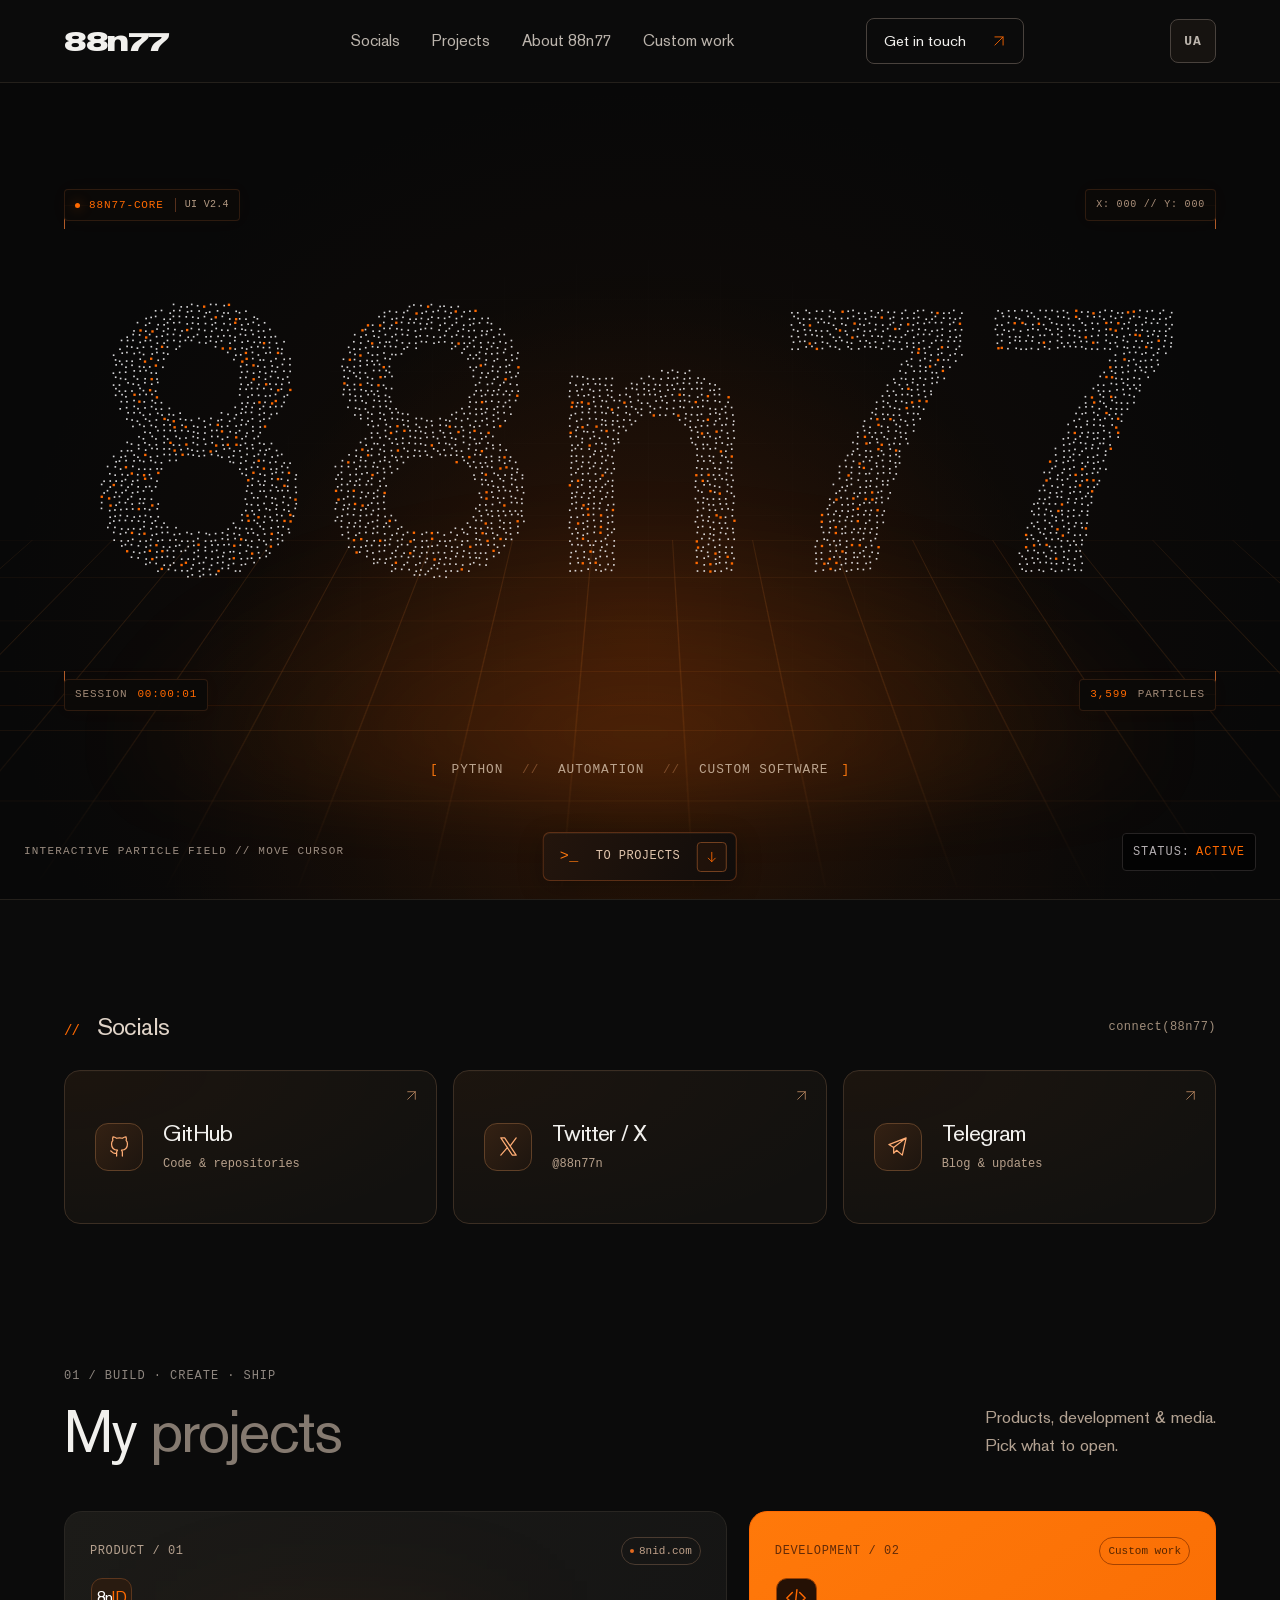
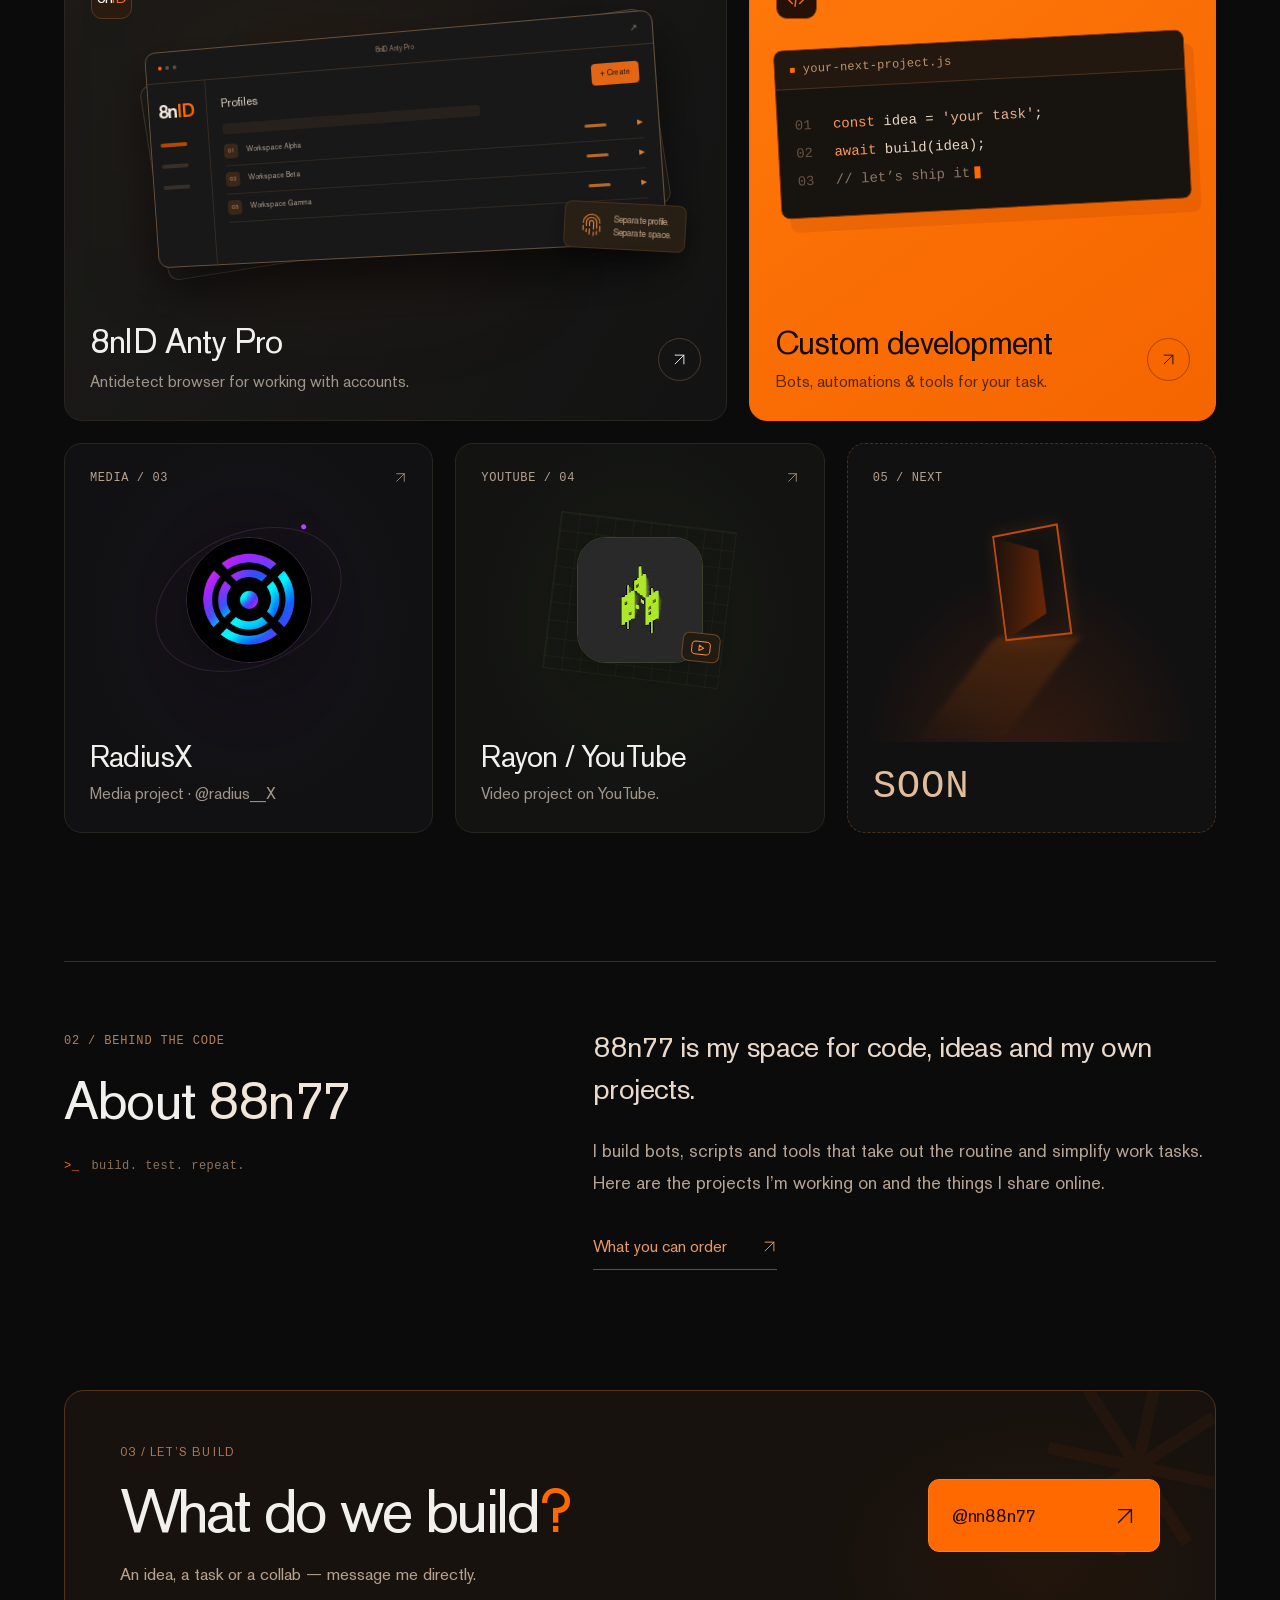
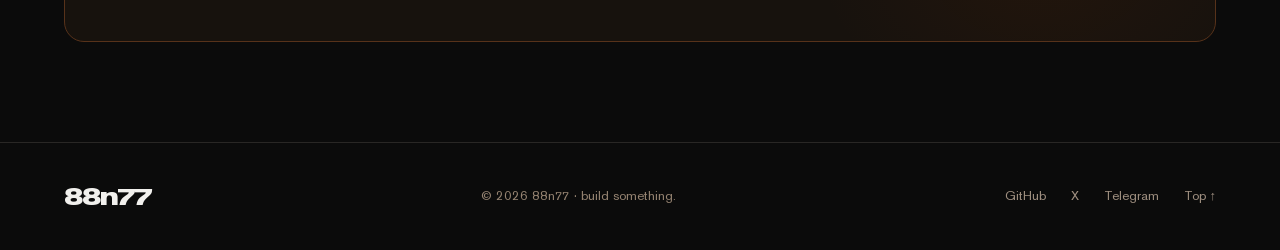
<file: index.html>
<!doctype html>
<html lang="en">
<head>
  <meta charset="utf-8"><meta name="viewport" content="width=device-width,initial-scale=1">
  <script>document.documentElement.classList.add('js')</script>
  <meta name="theme-color" content="#0b0b0b"><title>88n77 — projects &amp; development</title>
  <meta name="description" content="88n77 — my own projects, media and custom development. Bots, scripts, automations and tools for your task.">
  <link rel="canonical" href="https://www.88n77.com.ua/">
  <meta property="og:title" content="88n77 — build something"><meta property="og:description" content="Projects, media and custom development for your task."><meta property="og:type" content="website">
  <meta property="og:url" content="https://www.88n77.com.ua/"><meta property="og:site_name" content="88n77"><meta property="og:locale" content="en_US"><meta property="og:locale:alternate" content="uk_UA">
  <meta property="og:image" content="https://www.88n77.com.ua/assets/og.jpg"><meta property="og:image:width" content="1200"><meta property="og:image:height" content="630"><meta property="og:image:alt" content="88n77 — Python, automation, custom software">
  <meta name="twitter:card" content="summary_large_image"><meta name="twitter:site" content="@88n77n"><meta name="twitter:title" content="88n77 — build something"><meta name="twitter:description" content="Projects, media and custom development for your task."><meta name="twitter:image" content="https://www.88n77.com.ua/assets/og.jpg">
  <link rel="icon" href="assets/brand-icon.svg" type="image/svg+xml"><link rel="preload" href="assets/grotesk-display.ttf" as="font" type="font/ttf" crossorigin><link rel="preload" href="assets/grotesk-medium.ttf" as="font" type="font/ttf" crossorigin>
  <link rel="stylesheet" href="assets/brand.css?v=20261021-8"><link rel="stylesheet" href="assets/particles.css?v=20261021-8"><link rel="stylesheet" href="assets/vibe.css?v=20261021-8">
</head>
<body>
  <a class="skip" href="#main">Skip to content</a>
  <header class="header wrap"><a class="wordmark" href="index.html" aria-label="88n77 — home">88n77</a><nav class="nav" aria-label="Navigation"><a href="#social">Socials</a><a href="#projects">Projects</a><a href="#about">About 88n77</a><a href="software.html">Custom work</a></nav><a class="header-dm" href="#contact">Get in touch <svg><use href="#arrow"/></svg></a><button class="lang-toggle" type="button" data-lang-toggle aria-pressed="false" aria-label="Перемкнути на українську">UA</button><button class="menu" aria-label="Open menu" aria-controls="mobile-nav" aria-expanded="false"><i></i><i></i></button><nav class="mobile-nav" id="mobile-nav" aria-label="Mobile navigation" hidden><a href="#social">Socials</a><a href="#projects">Projects</a><a href="#about">About 88n77</a><a href="software.html">Custom development</a><a href="#contact">Contact</a></nav></header>
  <main id="main">
    <section class="hero hero-fullscreen" aria-labelledby="brand-title">
      <h1 class="sr-only" id="brand-title">88n77</h1>
      <div class="hero-art particle-stage" data-particle-stage data-particle-size="fullscreen" role="group" aria-label="Interactive 88n77 brand animation">
        <canvas id="particle-canvas" role="img" aria-label="88n77 formed from white and orange particles that react to the cursor">88n77</canvas><span class="particle-fallback" aria-hidden="true">88n77</span>
        <div class="particle-platform" aria-hidden="true"></div>
        <div class="particle-hud-top" aria-hidden="true"><span class="particle-badge core-node"><i class="core-led"></i><b>88N77-CORE</b><span class="core-version">UI v2.4</span></span><span class="particle-badge particle-coordinates" data-particle-coords>X: 000 // Y: 000</span></div>
        <div class="particle-frame-bottom" aria-hidden="true"><span class="particle-badge"><span class="telemetry-label">SESSION</span><b data-session-time>00:00:00</b></span><span class="particle-badge"><b data-particle-count>—</b><span class="telemetry-label">PARTICLES</span></span></div>
        <div class="particle-hud-bottom"><span class="particle-caption" aria-hidden="true"><span class="particle-desktop-hint">INTERACTIVE PARTICLE FIELD // MOVE CURSOR</span><span class="particle-touch-hint">TOUCH TO INTERACT</span></span><button class="particle-badge particle-toggle" type="button" data-particle-toggle aria-pressed="false" aria-label="Pause animation">STATUS: <b data-particle-status>ACTIVE</b></button></div>
        <span class="field-corners" aria-hidden="true"></span>
        <p class="hero-tagline"><span class="stack-bracket">[</span><span class="hero-stack">PYTHON <i>//</i> AUTOMATION <i>//</i> CUSTOM SOFTWARE</span><span class="stack-bracket">]</span></p>
        <a class="stage-enter terminal-enter" href="#social"><span class="terminal-prompt" aria-hidden="true">&gt;_</span><span>To projects</span><span class="terminal-key" aria-hidden="true"><svg><use href="#arrow-down"/></svg></span></a>
      </div>
    </section>

    <section class="social-section wrap" id="social" aria-labelledby="social-title">
      <div class="social-section-heading"><h2 id="social-title"><span>//</span> Socials</h2><span class="code-label">connect(88n77)</span></div>
      <nav class="social-menu" aria-label="88n77 socials">
        <a href="https://github.com/88n77NODES" target="_blank" rel="noopener noreferrer"><span class="social-menu-icon"><svg><use href="#github"/></svg></span><span><b>GitHub</b><small>Code &amp; repositories</small></span><svg class="social-menu-arrow"><use href="#arrow"/></svg></a>
        <a href="https://x.com/88n77n" target="_blank" rel="noopener noreferrer"><span class="social-menu-icon"><svg><use href="#x"/></svg></span><span><b>Twitter / X</b><small>@88n77n</small></span><svg class="social-menu-arrow"><use href="#arrow"/></svg></a>
        <a href="https://t.me/n88n77cr" target="_blank" rel="noopener noreferrer"><span class="social-menu-icon"><svg><use href="#telegram"/></svg></span><span><b>Telegram</b><small>Blog &amp; updates</small></span><svg class="social-menu-arrow"><use href="#arrow"/></svg></a>
      </nav>
    </section>

    <section class="space wrap" id="projects" aria-labelledby="projects-title">
      <div class="section-heading"><div><p class="eyebrow">01 / Build · create · ship</p><h2 id="projects-title">My <span>projects</span></h2></div><p>Products, development &amp; media.<br>Pick what to open.</p></div>
      <div class="tile-grid">
        <a class="tile tile-anty" href="https://8nid.com/" target="_blank" rel="noopener noreferrer"><div class="tile-top"><span>Product / 01</span><span class="tile-category"><i></i> 8nid.com</span></div><span class="project-avatar anty-avatar" aria-hidden="true">8n<span>ID</span></span>
          <div class="anty-art" aria-hidden="true"><div class="anty-backplate"></div><div class="anty-window"><div class="anty-titlebar"><div><i></i><i></i><i></i></div><span>8nID Anty Pro</span><b>↗</b></div><div class="anty-window-body"><div class="anty-sidebar"><strong>8n<span>ID</span></strong><i></i><i></i><i></i></div><div class="anty-main"><div class="anty-heading"><b>Profiles</b><span>+ Create</span></div><div class="anty-search"></div><div class="anty-row"><span class="anty-avatar">01</span><b>Workspace Alpha</b><i></i><em>▶</em></div><div class="anty-row"><span class="anty-avatar">02</span><b>Workspace Beta</b><i></i><em>▶</em></div><div class="anty-row"><span class="anty-avatar">03</span><b>Workspace Gamma</b><i></i><em>▶</em></div></div></div></div><span class="anty-floating"><svg><use href="#fingerprint"/></svg> Separate profile.<br>Separate space.</span></div>
          <div class="tile-footer"><div><h3>8nID Anty Pro</h3><p>Antidetect browser for working with accounts.</p></div><span class="round-arrow"><svg><use href="#arrow"/></svg></span></div>
        </a>
        <a class="tile tile-software tile-orders" href="software.html"><div class="tile-top"><span>Development / 02</span><span class="tile-category">Custom work</span></div><span class="project-avatar orders-avatar" aria-hidden="true"><svg><use href="#code"/></svg></span><div class="order-editor" aria-hidden="true"><div class="editor-tab"><span></span> your-next-project.js</div><div class="editor-code"><span class="line-no">01</span> <span class="code-purple">const</span> idea = <span class="code-string">'your task'</span>;<br><span class="line-no">02</span> <span class="code-purple">await</span> build(idea);<br><span class="line-no">03</span> <span class="code-comment">// let’s ship it</span><span class="code-cursor"></span></div></div><div class="tile-footer"><div><h3>Custom development</h3><p>Bots, automations &amp; tools for your task.</p></div><span class="round-arrow"><svg><use href="#arrow"/></svg></span></div></a>
        <a class="tile tile-media" href="https://x.com/radius__X" target="_blank" rel="noopener noreferrer"><div class="tile-top"><span>Media / 03</span><svg><use href="#arrow"/></svg></div><div class="media-avatar-art radius-art"><span class="media-orbit" aria-hidden="true"></span><img class="project-media-avatar" src="assets/radius-avatar.jpg" alt="RadiusX avatar" width="140" height="140" loading="lazy"></div><div class="tile-footer"><div><h3>RadiusX</h3><p>Media project · @radius__X</p></div></div></a>
        <a class="tile tile-youtube" href="https://www.youtube.com/@Crypto_Rayon" target="_blank" rel="noopener noreferrer"><div class="tile-top"><span>YouTube / 04</span><svg><use href="#arrow"/></svg></div><div class="media-avatar-art rayon-art"><span class="pixel-grid" aria-hidden="true"></span><img class="project-media-avatar" src="assets/rayon-avatar.jpg" alt="Rayon avatar" width="140" height="140" loading="lazy"><span class="youtube-corner" aria-hidden="true"><svg><use href="#youtube"/></svg></span></div><div class="tile-footer"><div><h3>Rayon / YouTube</h3><p>Video project on YouTube.</p></div></div></a>
        <article class="tile tile-game tile-soon" aria-labelledby="soon-title"><div class="tile-top"><span>05 / NEXT</span></div><div class="game-art" aria-hidden="true"><div class="game-light"></div><div class="game-door"><span></span></div><div class="game-floor"></div></div><div class="tile-footer"><h3 id="soon-title">SOON</h3></div></article>
      </div>
    </section>

    <section class="brand-about wrap" id="about" aria-labelledby="about-title">
      <div class="brand-about-inner">
        <div class="brand-about-heading"><p class="eyebrow">02 / Behind the code</p><h2 id="about-title">About <span>88n77</span></h2><span class="brand-about-signature" aria-hidden="true">build. test. repeat.</span></div>
        <div class="brand-about-copy"><p class="brand-about-lead">88n77 is my space for code, ideas and my own projects.</p><p>I build bots, scripts and tools that take out the routine and simplify work tasks. Here are the projects I’m working on and the things I share online.</p><a class="underlined-link" href="software.html">What you can order <svg><use href="#arrow"/></svg></a></div>
      </div>
    </section>
    <section class="contact wrap" id="contact" aria-labelledby="contact-title"><div class="contact-box"><div><p class="eyebrow">03 / Let’s build</p><h2 id="contact-title">What do we build<span>?</span></h2><p>An idea, a task or a collab — message me directly.</p></div><a class="contact-button" href="https://t.me/nn88n77" target="_blank" rel="noopener noreferrer"><span>@nn88n77</span><svg><use href="#arrow"/></svg></a><span class="contact-star" aria-hidden="true">✳</span></div></section>
  </main>
  <footer class="footer wrap"><a class="wordmark" href="#main">88n77</a><p>© <span data-year>2026</span> 88n77 · build something.</p><div><a href="https://github.com/88n77NODES" target="_blank" rel="noopener noreferrer">GitHub</a><a href="https://x.com/88n77n" target="_blank" rel="noopener noreferrer">X</a><a href="https://t.me/n88n77cr" target="_blank" rel="noopener noreferrer">Telegram</a><a href="#main">Top ↑</a></div></footer>
  <svg class="symbols" xmlns="http://www.w3.org/2000/svg" aria-hidden="true">
    <symbol id="arrow" viewBox="0 0 24 24"><path d="M5 19 19 5M5 5h14v14"/></symbol><symbol id="arrow-down" viewBox="0 0 24 24"><path d="M12 4v16M6 14l6 6 6-6"/></symbol><symbol id="plus" viewBox="0 0 24 24"><path d="M12 5v14M5 12h14"/></symbol><symbol id="code" viewBox="0 0 24 24"><path d="m8 6-6 6 6 6m8-12 6 6-6 6m-3-15-2 18"/></symbol><symbol id="x" viewBox="0 0 24 24"><path d="M4 3h4l12 18h-4L4 3Zm0 18 7-8m3-2 6-8"/></symbol><symbol id="telegram" viewBox="0 0 24 24"><path d="m21 3-4 18-6-5-3 3v-6L21 3ZM3 10l18-7-13 10-5-3Z"/></symbol><symbol id="fingerprint" viewBox="0 0 24 24"><path d="M4 10a8 8 0 0 1 16 0M7 13v-3a5 5 0 0 1 10 0v5m-7 6v-5m0-3v-3a2 2 0 0 1 4 0v6m-7 0v3m10-1v3m-3-2v3M4 13v4m16-4v5"/></symbol><symbol id="github" viewBox="0 0 24 24"><path d="M9 19c-4.5 1.4-4.5-2-6.2-2.5M15 22v-3.9c0-1.1-.4-1.7-.9-2.2 3-.3 6.2-1.4 6.2-6.6a5.2 5.2 0 0 0-1.4-3.7 4.9 4.9 0 0 0-.1-3.6s-1.1-.4-3.8 1.4a13 13 0 0 0-6 0C6.3 1.6 5.2 2 5.2 2a4.9 4.9 0 0 0-.1 3.6 5.2 5.2 0 0 0-1.4 3.7c0 5.2 3.2 6.3 6.2 6.6-.5.5-.9 1.2-.9 2.2V22"/></symbol><symbol id="youtube" viewBox="0 0 24 24"><rect x="2" y="5" width="20" height="14" rx="4"/><path d="m10 9 5 3-5 3V9Z"/></symbol>
  </svg><script src="assets/i18n.js?v=20261021-8" defer></script><script src="assets/brand.js?v=20261021-8" defer></script><script src="assets/particles.js?v=20261021-8" defer></script>
</body>
</html>
</file>
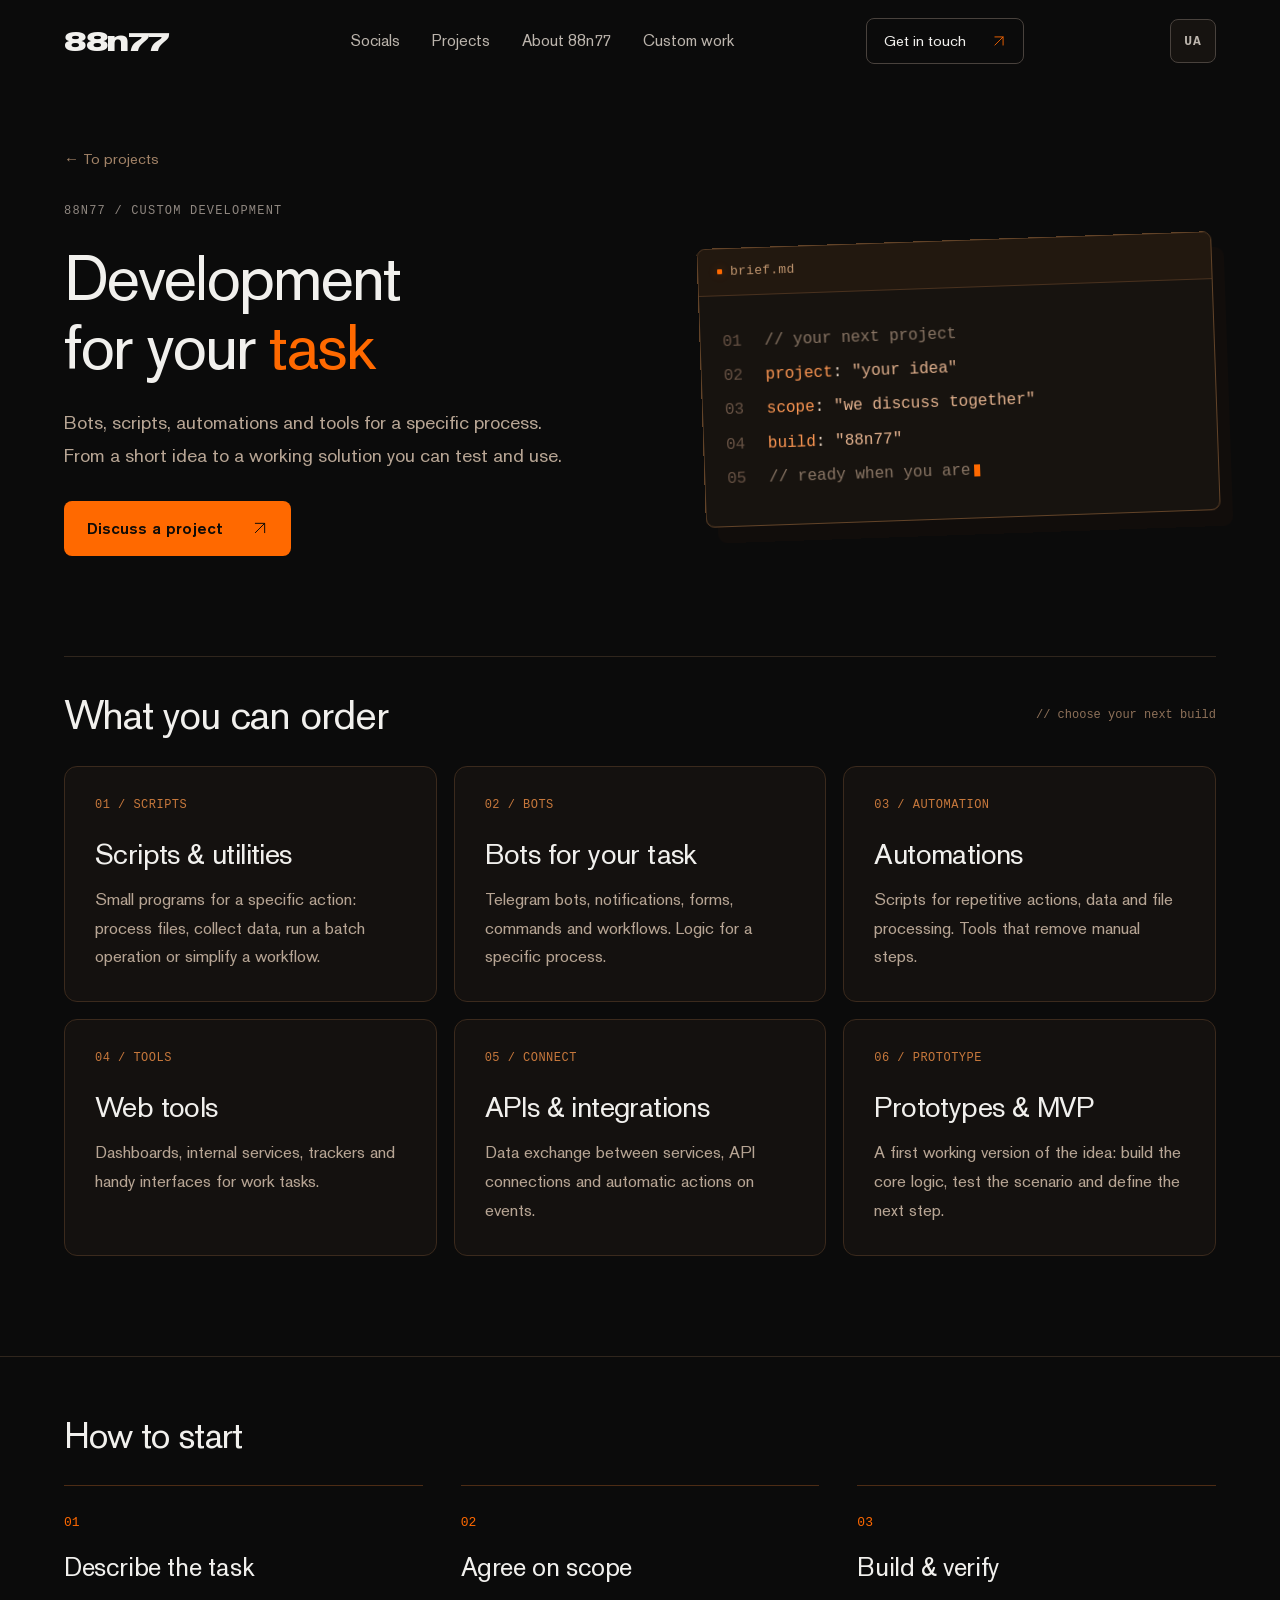
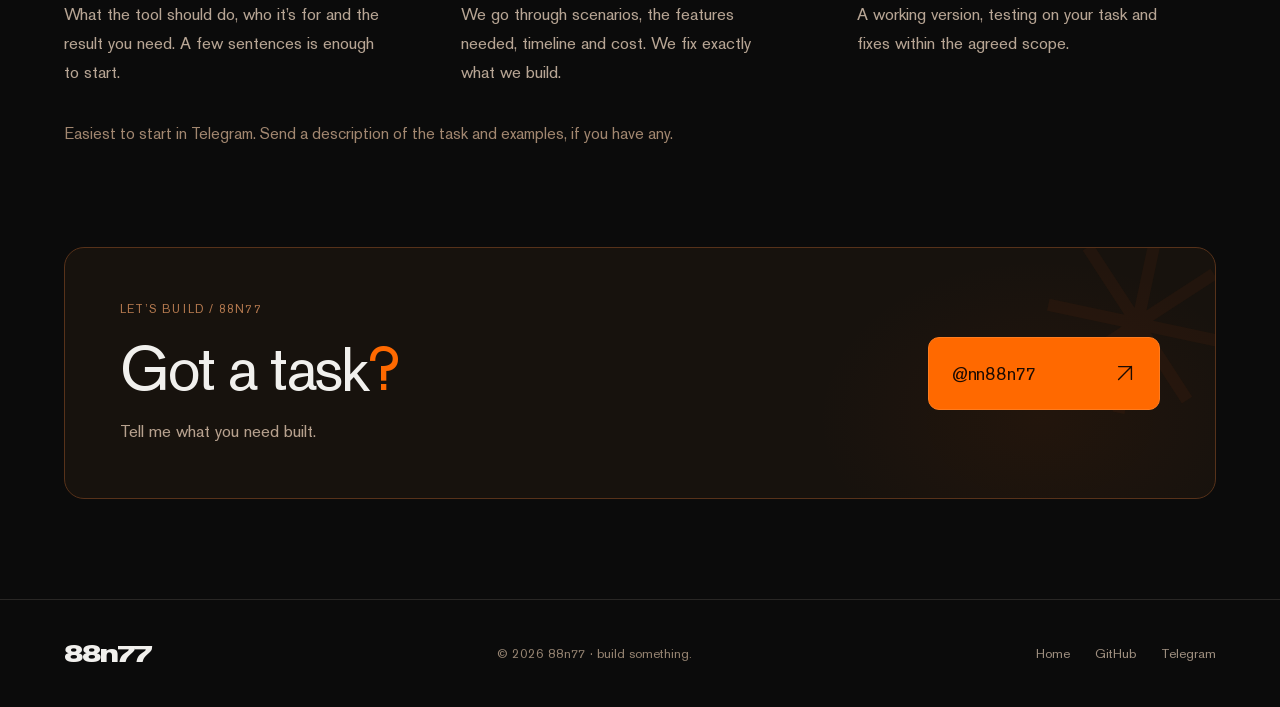
<file: software.html>
<!doctype html>
<html lang="en">
<head><meta charset="utf-8"><meta name="viewport" content="width=device-width,initial-scale=1"><meta name="theme-color" content="#0b0b0b"><title>Custom development — 88n77</title><meta name="description" content="Custom development by 88n77: bots, scripts, automations, integrations and tools for a specific task."><link rel="canonical" href="https://www.88n77.com.ua/software.html"><meta property="og:title" content="Custom development — 88n77"><meta property="og:description" content="Bots, scripts, automations and tools for a specific task."><meta property="og:type" content="website"><meta property="og:url" content="https://www.88n77.com.ua/software.html"><meta property="og:site_name" content="88n77"><meta property="og:locale" content="en_US"><meta property="og:locale:alternate" content="uk_UA"><meta property="og:image" content="https://www.88n77.com.ua/assets/og.jpg"><meta property="og:image:width" content="1200"><meta property="og:image:height" content="630"><meta name="twitter:card" content="summary_large_image"><meta name="twitter:site" content="@88n77n"><meta name="twitter:image" content="https://www.88n77.com.ua/assets/og.jpg"><link rel="icon" href="assets/brand-icon.svg" type="image/svg+xml"><link rel="stylesheet" href="assets/brand.css?v=20261021-7"><link rel="stylesheet" href="assets/vibe.css?v=20261021-7"></head>
<body>
  <a class="skip" href="#main">Skip to content</a>
  <header class="header wrap"><a class="wordmark" href="index.html" aria-label="88n77 — home">88n77</a><nav class="nav" aria-label="Navigation"><a href="index.html#social">Socials</a><a href="index.html#projects">Projects</a><a href="index.html#about">About 88n77</a><a href="software.html" aria-current="page">Custom work</a></nav><a class="header-dm" href="https://t.me/nn88n77" target="_blank" rel="noopener noreferrer">Get in touch <svg><use href="#arrow"/></svg></a><button class="lang-toggle" type="button" data-lang-toggle aria-pressed="false" aria-label="Перемкнути на українську">UA</button><button class="menu" aria-label="Open menu" aria-controls="mobile-nav" aria-expanded="false"><i></i><i></i></button><nav class="mobile-nav" id="mobile-nav" aria-label="Mobile navigation" hidden><a href="index.html#social">Socials</a><a href="index.html#projects">Projects</a><a href="index.html#about">About 88n77</a><a href="#contact">Contact</a></nav></header>
  <main id="main">
    <section class="service-hero wrap" aria-labelledby="service-title"><a class="back-link" href="index.html#projects">← To projects</a><div class="service-hero-layout"><div><p class="eyebrow">88n77 / Custom development</p><h1 id="service-title">Development<br>for your <span>task</span></h1><p class="service-intro">Bots, scripts, automations and tools for a specific process. From a short idea to a working solution you can test and use.</p><a class="button button-orange" href="https://t.me/nn88n77" target="_blank" rel="noopener noreferrer">Discuss a project <svg><use href="#arrow"/></svg></a></div><div class="order-editor" aria-hidden="true"><div class="editor-tab"><span></span> brief.md</div><div class="editor-code"><span class="line-no">01</span> <span class="code-comment">// your next project</span><br><span class="line-no">02</span> <span class="code-purple">project</span>: <span class="code-string">"your idea"</span><br><span class="line-no">03</span> <span class="code-purple">scope</span>: <span class="code-string">"we discuss together"</span><br><span class="line-no">04</span> <span class="code-purple">build</span>: <span class="code-string">"88n77"</span><br><span class="line-no">05</span> <span class="code-comment">// ready when you are</span><span class="code-cursor"></span></div></div></div></section>
    <section class="services wrap" aria-labelledby="services-title"><div class="services-head"><h2 id="services-title">What you can order</h2><span>// choose your next build</span></div><div class="services-grid">
      <article class="service-card"><span class="service-id">01 / SCRIPTS</span><h3>Scripts &amp; utilities</h3><p>Small programs for a specific action: process files, collect data, run a batch operation or simplify a workflow.</p></article>
      <article class="service-card"><span class="service-id">02 / BOTS</span><h3>Bots for your task</h3><p>Telegram bots, notifications, forms, commands and workflows. Logic for a specific process.</p></article>
      <article class="service-card"><span class="service-id">03 / AUTOMATION</span><h3>Automations</h3><p>Scripts for repetitive actions, data and file processing. Tools that remove manual steps.</p></article>
      <article class="service-card"><span class="service-id">04 / TOOLS</span><h3>Web tools</h3><p>Dashboards, internal services, trackers and handy interfaces for work tasks.</p></article>
      <article class="service-card"><span class="service-id">05 / CONNECT</span><h3>APIs &amp; integrations</h3><p>Data exchange between services, API connections and automatic actions on events.</p></article>
      <article class="service-card"><span class="service-id">06 / PROTOTYPE</span><h3>Prototypes &amp; MVP</h3><p>A first working version of the idea: build the core logic, test the scenario and define the next step.</p></article>
    </div></section>
    <section class="order-process wrap" aria-labelledby="process-title"><h2 id="process-title">How to start</h2><div class="process-grid"><article><span>01</span><h3>Describe the task</h3><p>What the tool should do, who it’s for and the result you need. A few sentences is enough to start.</p></article><article><span>02</span><h3>Agree on scope</h3><p>We go through scenarios, the features needed, timeline and cost. We fix exactly what we build.</p></article><article><span>03</span><h3>Build &amp; verify</h3><p>A working version, testing on your task and fixes within the agreed scope.</p></article></div><p class="service-note">Easiest to start in Telegram. Send a description of the task and examples, if you have any.</p></section>
    <section class="contact wrap" id="contact" aria-labelledby="contact-title"><div class="contact-box"><div><p class="eyebrow">Let’s build / 88n77</p><h2 id="contact-title">Got a task<span>?</span></h2><p>Tell me what you need built.</p></div><a class="contact-button" href="https://t.me/nn88n77" target="_blank" rel="noopener noreferrer"><span>@nn88n77</span><svg><use href="#arrow"/></svg></a><span class="contact-star" aria-hidden="true">✳</span></div></section>
  </main>
  <footer class="footer wrap"><a class="wordmark" href="index.html">88n77</a><p>© <span data-year>2026</span> 88n77 · build something.</p><div><a href="index.html">Home</a><a href="https://github.com/88n77NODES" target="_blank" rel="noopener noreferrer">GitHub</a><a href="https://t.me/n88n77cr" target="_blank" rel="noopener noreferrer">Telegram</a></div></footer>
  <svg class="symbols" xmlns="http://www.w3.org/2000/svg" aria-hidden="true"><symbol id="arrow" viewBox="0 0 24 24"><path d="M5 19 19 5M5 5h14v14"/></symbol></svg><script src="assets/i18n.js?v=20261021-7" defer></script><script src="assets/brand.js?v=20261021-7" defer></script>
</body>
</html>
</file>
<file: assets/brand.css>
@font-face{font-family:Grotesk;src:url('grotesk-regular.ttf') format('truetype');font-weight:400;font-display:swap}
@font-face{font-family:Grotesk;src:url('grotesk-medium.ttf') format('truetype');font-weight:500 900;font-display:swap}
@font-face{font-family:Identity;src:url('grotesk-display.ttf') format('truetype');font-weight:700;font-display:swap}
:root{--bg:#0b0b0b;--panel:#141414;--text:#f1f0ed;--muted:#96928d;--line:#292725;--orange:#ff6900;--ease:cubic-bezier(.2,.75,.25,1)}
*{box-sizing:border-box}html{background:var(--bg);scroll-behavior:smooth;scroll-padding-top:35px}body{margin:0;background:var(--bg);color:var(--text);font:16px/1.5 Grotesk,Arial,sans-serif;-webkit-font-smoothing:antialiased}a{color:inherit;text-decoration:none}button{font:inherit;color:inherit;cursor:pointer;appearance:none}svg{width:21px;height:21px;fill:none;stroke:currentColor;stroke-width:1.5;stroke-linecap:round;stroke-linejoin:round;flex-shrink:0}a,button{-webkit-tap-highlight-color:transparent}a:focus-visible,button:focus-visible{outline:2px solid var(--orange);outline-offset:5px}::selection{color:#0b0b0b;background:var(--orange)}.symbols{position:absolute;width:0;height:0;overflow:hidden}.wrap{max-width:1440px;padding-inline:64px;margin-inline:auto}.skip{position:fixed;top:10px;left:10px;z-index:100;padding:12px 20px;color:black;background:var(--orange);transform:translateY(-160%)}.skip:focus{transform:none}
.header{position:relative;display:flex;align-items:center;justify-content:space-between;gap:30px;height:104px;z-index:10}.wordmark{display:flex;align-items:center;font:700 27px/1 Identity,Grotesk,sans-serif;letter-spacing:-1.9px}.wordmark>span{margin-left:10px;color:var(--orange);font:400 26px/1 Arial,sans-serif;display:inline-block;transition:transform .4s}.wordmark:hover>span{transform:rotate(90deg)}.nav{display:flex;align-items:center;gap:35px;margin-left:50px;font-size:13px;color:#a6a29d}.nav a{padding-block:10px;position:relative;transition:color .2s}.nav a:after{content:'';position:absolute;left:0;right:100%;height:1px;bottom:4px;background:var(--orange);transition:right .3s}.nav a:hover{color:white}.nav a:hover:after{right:0}.header-dm{display:flex;align-items:center;gap:26px;font-size:12px;border:1px solid #49423d;border-radius:8px;padding:11px 17px;transition:background .25s,border-color .25s}.header-dm svg{width:14px;height:14px;color:var(--orange)}.header-dm:hover{background:#211810;border-color:var(--orange)}.menu{display:none;position:relative;width:40px;height:40px;background:none;border:1px solid #403932;border-radius:8px}.menu i{position:absolute;width:16px;height:1px;background:#e9e4dc;left:11px;top:15px;transition:transform .2s,top .2s}.menu i+i{top:22px}.menu[aria-expanded=true] i{transform:rotate(45deg);top:19px}.menu[aria-expanded=true] i+i{transform:rotate(-45deg)}.mobile-nav{position:absolute;top:77px;left:20px;right:20px;padding:24px;background:#171513fa;border:1px solid #3a2e24;border-radius:13px;box-shadow:0 20px 60px #000a;backdrop-filter:blur(15px)}.mobile-nav:not([hidden]){display:flex;flex-direction:column;gap:23px;font-size:15px}
.hero{display:grid;grid-template-columns:1.04fr 1fr;position:relative;isolation:isolate;padding-top:25px}.hero-copy{position:relative;z-index:2;padding-block:53px 76px}.eyebrow{display:flex;align-items:center;gap:9px;font-size:10px;line-height:1.4;letter-spacing:.1em;text-transform:uppercase;color:#8f8780;margin:0 0 25px}.small-star{font-size:16px;color:var(--orange);line-height:1}.hero h1{font:700 clamp(77px,8.3vw,116px)/1 Identity,Grotesk,sans-serif;letter-spacing:-7px;white-space:nowrap;margin:0 0 23px}.title-dot{color:var(--orange);margin-left:1px}.hero-heading{font-size:42px;font-weight:400;line-height:1.09;letter-spacing:-1.4px;margin:0 0 24px}.hero-heading>span{color:#a8a099}.intro{color:#a49b93;font-size:15px;line-height:1.7;margin:0 0 31px}.hero-actions{display:flex;align-items:center;gap:25px}.button{display:inline-flex;align-items:center;justify-content:center;gap:29px;min-height:51px;padding:15px 19px;font-size:12px;font-weight:500;line-height:1.2;border:1px solid transparent;border-radius:8px;white-space:nowrap;transition:background .25s,transform .25s,box-shadow .25s}.button svg{width:16px;height:16px}.button-orange{color:#100c08;background:var(--orange)}.button-orange:hover{background:#ff822d;transform:translateY(-3px);box-shadow:0 12px 30px #ff69001a}.button-outline{border-color:#4c3a2b;background:#161310;color:#eea36e}.button-outline:hover{border-color:#ff6900}.hero-text-link{display:inline-flex;align-items:center;gap:13px;font-size:12px;color:#b8b0a9}.hero-text-link svg{width:13px;height:13px}.hero-text-link:hover{color:var(--orange)}.hero-art{position:relative;min-width:0;height:546px;align-self:start;isolation:isolate;perspective:900px}.hero-mark{position:absolute;inset:-27px -29px auto auto;width:calc(100% + 47px);height:auto;max-height:600px;object-fit:contain;transition:transform .7s var(--ease);transform-origin:center;animation:mark-enter 1.2s var(--ease) backwards}.art-halo{position:absolute;inset:100px -12% 50px 14%;background:radial-gradient(ellipse,#82230020,transparent 68%);z-index:-1}.art-coordinate{position:absolute;font:9px/1.5 Consolas,monospace;letter-spacing:.14em;color:#665e57}.coord-top{top:26px;right:8px}.coord-bottom{bottom:39px;left:48px;font-size:8px;letter-spacing:.16em}.art-label{position:absolute;right:0;bottom:93px;display:flex;align-items:center;gap:12px;font-size:12px;color:#c1b7ac;letter-spacing:.02em}.art-label small{font:8px/2 Consolas,monospace;color:#706256;letter-spacing:.06em}.crosshair{color:var(--orange);font:26px/1 Grotesk,sans-serif}.hero-bottom{grid-column:1/-1;display:flex;align-items:center;justify-content:space-between;gap:25px;border-top:1px solid var(--line);padding:25px 0}.hero-socials{display:flex;align-items:center;gap:29px}.hero-socials>span{color:#69635d;font-size:10px}.hero-socials>a{display:flex;align-items:center;gap:9px;font-size:11px;color:#b0a79d;transition:color .2s}.hero-socials>a:hover{color:var(--orange)}.hero-socials svg{width:13px;height:13px;color:#dfd8ce}.hero-socials svg.tiny{width:9px;height:9px;color:#67605a;margin-left:1px}.scroll-note{display:flex;align-items:center;gap:22px;font-size:10px;color:#78716a}.scroll-note span{color:var(--orange);font-size:16px}
h2{font-size:49px;font-weight:400;line-height:1.05;letter-spacing:-1.8px;margin:0}h2>span{color:#857a70}.space{padding-top:94px;padding-bottom:98px}.section-heading{display:flex;align-items:end;justify-content:space-between;gap:35px;margin-bottom:37px}.section-heading .eyebrow{margin-bottom:15px}.section-heading>p{font-size:12px;line-height:1.65;color:#91867c;margin:0 0 4px}.tile-grid{display:grid;grid-template-columns:repeat(12,minmax(0,1fr));gap:18px}.tile{position:relative;display:flex;flex-direction:column;min-width:0;min-height:348px;padding:25px;background:#151515;border:1px solid #292622;border-radius:18px;text-align:left;overflow:hidden;isolation:isolate;transition:border-color .3s,transform .4s var(--ease),box-shadow .3s}.tile:hover{transform:translateY(-5px);border-color:#b95314;box-shadow:0 17px 40px #0004}.tile-top{position:relative;z-index:4;display:flex;align-items:center;justify-content:space-between;gap:15px;font-size:9px;color:#8c8176;letter-spacing:.05em;text-transform:uppercase}.tile-top>svg{width:13px;height:13px;color:#be9a7d}.tile-category{display:flex;align-items:center;gap:5px;padding:5px 8px;border:1px solid #4a3b30;border-radius:25px;font-size:8px;letter-spacing:0;color:#c0a18a;text-transform:none}.tile-category>i{width:4px;height:4px;background:#e36a1f;border-radius:50%}.tile-anty{grid-column:span 7;min-height:468px;background:linear-gradient(120deg,#1c1b18,#131313)}.tile-software{grid-column:span 5;min-height:468px;background:#ff6900;color:#140c06;border-color:#ff6900}.tile-software:hover{border-color:#ffba83;box-shadow:0 16px 40px #ff690010}.tile-footer{position:relative;z-index:4;margin-top:auto;display:flex;align-items:center;justify-content:space-between;gap:18px;padding-top:25px}.tile-footer h3{font-size:30px;font-weight:400;line-height:1.05;letter-spacing:-.8px;margin:0 0 10px}.tile-footer p{font-size:12px;line-height:1.6;color:#a09589;margin:0;max-width:350px}.round-arrow{flex-shrink:0;display:grid;place-items:center;width:43px;height:43px;border:1px solid #4b3c2f;border-radius:50%;transition:background .3s,color .3s,transform .3s}.round-arrow svg{width:15px;height:15px}.tile:hover .round-arrow{background:var(--orange);border-color:var(--orange);color:#130a05;transform:rotate(8deg)}.tile-software .tile-top{color:#632b08}.tile-software .tile-category{border-color:#a64200;color:#552500}.tile-software .tile-footer p{color:#773407}.tile-software .round-arrow{border-color:#a84300}.tile-software:hover .round-arrow{background:#0b0b0b;color:#ff6900;border-color:#0b0b0b}
.anty-art{position:absolute;top:71px;left:0;right:0;height:255px;perspective:1000px}.anty-art:before{content:'';position:absolute;width:290px;height:200px;background:#a8450924;left:20%;top:26px;filter:blur(70px)}.anty-backplate{position:absolute;left:13%;right:10%;top:25px;height:197px;border:1px solid #504334;border-radius:11px;transform:rotate(-9deg);background:#1f1e1b}.anty-window{position:absolute;top:11px;left:11%;width:78%;height:224px;border:1px solid #67513b;border-radius:11px;background:#181818;box-shadow:0 25px 50px #0009;transform:rotate(-4deg) rotateY(-9deg);transition:transform .65s var(--ease)}.tile-anty:hover .anty-window{transform:rotate(-1deg) rotateY(-3deg) translateY(-8px)}.anty-titlebar{display:flex;align-items:center;justify-content:space-between;font-size:7px;line-height:1;padding:11px 13px;border-bottom:1px solid #3b3026;color:#8f7b68}.anty-titlebar>div{display:flex;gap:4px}.anty-titlebar i{width:4px;height:4px;border-radius:50%;background:#655140}.anty-titlebar i:first-child{background:#ff6900}.anty-titlebar b{font-size:9px;font-weight:400}.anty-window-body{display:flex;height:calc(100% - 30px)}.anty-sidebar{width:63px;border-right:1px solid #342c25;padding:14px 10px}.anty-sidebar strong{font-weight:500;letter-spacing:-1px;font-size:20px;color:#eee6dc}.anty-sidebar strong span{color:#ff6900}.anty-sidebar i{display:block;width:29px;height:4px;border-radius:3px;background:#383028;margin-top:18px}.anty-sidebar i:first-of-type{background:#b14a00}.anty-main{flex:1;min-width:0;padding:15px}.anty-heading{display:flex;justify-content:space-between;align-items:center}.anty-heading b{font-size:12px;font-weight:400;color:#ddd3c5}.anty-heading span{font-size:7px;background:#e26615;color:#1c120b;border-radius:4px;padding:5px 8px}.anty-search{width:63%;height:11px;border-radius:3px;background:#26211d;margin:10px 0 4px}.anty-row{display:flex;align-items:center;gap:9px;height:29px;border-bottom:1px solid #2e2822}.anty-avatar{width:15px;height:15px;display:grid;place-items:center;background:#392719;border-radius:4px;font-size:6px;color:#ce8857}.anty-row b{font-size:7px;font-weight:400;color:#b1a290}.anty-row i{margin-left:auto;height:3px;width:21px;background:#b66a28;border-radius:3px}.anty-row em{font-size:7px;font-style:normal;color:#dd7d35;margin-left:20px}.anty-floating{position:absolute;right:6%;bottom:10px;display:flex;align-items:center;gap:9px;padding:10px 14px;line-height:1.4;font-size:9px;color:#c2a586;background:#292015ed;border:1px solid #7950275e;box-shadow:0 9px 20px #0005;border-radius:8px;transform:rotate(3deg);backdrop-filter:blur(12px)}.anty-floating svg{width:25px;height:25px;color:#f18c3e;stroke-width:1}
.software-art{position:absolute;inset:63px 15px 105px;isolation:isolate}.software-braces{position:absolute;width:82%;height:76%;top:3%;left:8%;stroke:#1d0c03;stroke-width:13px;stroke-linecap:square;stroke-linejoin:miter;transform:rotate(-9deg);filter:drop-shadow(6px 9px 0 #ad3e00);transition:transform .6s var(--ease)}.tile-software:hover .software-braces{transform:rotate(-3deg) translateY(-5px)}.software-tag{position:absolute;left:6%;top:8%;background:#ff8d36;border:1px solid #ffb074;padding:8px 11px;border-radius:6px;font-size:8px;display:flex;align-items:center;gap:7px;transform:rotate(-5deg);z-index:1}.software-tag>span{width:4px;height:4px;background:#281000;border-radius:50%}.soft-caption{position:absolute;bottom:3%;right:5%;font:9px/1.6 Consolas,monospace;letter-spacing:.14em;color:#873c0d;transform:rotate(-9deg)}
.tile-x,.tile-telegram,.tile-game{grid-column:span 4}.tile-x{background:#151515}.tile-x .tile-top>svg{color:#84796d}.tile-x .tile-footer h3,.tile-telegram .tile-footer h3,.tile-game .tile-footer h3{font-size:25px}.tile-x .tile-footer p,.tile-telegram .tile-footer p,.tile-game .tile-footer p{font-size:11px}.x-art{position:absolute;top:55px;left:0;right:0;height:163px;display:grid;place-items:center}.x-art>svg{width:82px;height:82px;color:#e9e3da;stroke-width:.8;transform:rotate(-9deg);transition:transform .5s var(--ease)}.tile-x:hover .x-art>svg{transform:rotate(0deg) scale(1.06)}.x-orbit{position:absolute;width:183px;height:107px;border:1px solid #40352b;border-radius:50%;transform:rotate(-28deg)}.x-orbit:before{content:'';position:absolute;width:7px;height:7px;background:#ff6900;border-radius:50%;right:12px;top:14px;box-shadow:0 0 18px #ff69008c}.tile-telegram{background:linear-gradient(140deg,#21180f,#19130e 70%);border-color:#4a301c}.telegram-art{position:absolute;top:60px;left:0;right:0;height:145px}.telegram-circle{position:absolute;left:calc(50% - 41px);top:4px;width:82px;height:82px;display:grid;place-items:center;border:1px solid #d0803e;border-radius:23px;background:linear-gradient(130deg,#ff9b45,#eb5900 70%);box-shadow:8px 13px 0 #8030002b,0 20px 45px #b94c0017;transform:rotate(-10deg);transition:transform .5s var(--ease)}.telegram-circle svg{width:38px;height:38px;color:#3a1605;stroke-width:1.1}.tile-telegram:hover .telegram-circle{transform:rotate(0deg) translateY(-7px)}.telegram-line{position:absolute;left:17%;top:96px;width:48%;height:3px;transform:rotate(-10deg);border-radius:4px;background:#4a2c14}.telegram-line.short{width:26%;left:37%;top:114px;background:#653a17}.telegram-mini{position:absolute;right:17%;top:61px;background:#302013;color:#d1915d;border:1px solid #75441e;padding:5px 11px;border-radius:6px;font:9px/1.3 Consolas,monospace;transform:rotate(7deg)}.tile-game{background:#111;border-style:dashed;border-color:#4b2f1c}.tile-game:hover{border-color:#e87822}.game-art{position:absolute;inset:42px 0 110px;isolation:isolate;overflow:hidden}.game-light{position:absolute;inset:40px 0 -35px;background:radial-gradient(ellipse at 50% 95%,#ff4d0026,transparent 66%)}.game-door{position:absolute;width:72px;height:109px;left:calc(50% - 36px);top:20px;border:2px solid #be4a0c;transform:perspective(500px) rotateY(-22deg) rotate(-8deg);box-shadow:0 0 15px #ff690026,inset 0 0 25px #ff690011;transition:transform .6s var(--ease)}.game-door>span{position:absolute;inset:0;background:linear-gradient(100deg,#1c1009,#a63702);clip-path:polygon(0 0,68% 20%,68% 80%,0 100%);opacity:.8}.game-floor{position:absolute;width:85px;height:110px;top:128px;left:calc(50% - 36px);background:linear-gradient(#f46b0033,transparent);transform:skewX(-37deg);transform-origin:top;filter:blur(3px);z-index:-1}.game-tag{position:absolute;top:146px;left:0;right:0;text-align:center;font:7px/1.5 Consolas,monospace;letter-spacing:.2em;color:#b77441}.tile-game:hover .game-door{transform:perspective(500px) rotateY(8deg) rotate(-3deg) translateY(-4px)}
.about{padding-top:68px;padding-bottom:91px;border-top:1px solid var(--line)}.about-layout{display:grid;grid-template-columns:1fr 1.1fr .55fr;gap:45px;align-items:start}.about h2{font-size:40px;line-height:1.12}.about h2 span{color:#a29384}.about-text>p{font-size:16px;color:#bbb0a3;line-height:1.65;margin:0 0 16px}.about-text>p+p{font-size:14px;color:#94877a}.underlined-link{display:inline-flex;align-items:center;gap:30px;border-bottom:1px solid #7c4a25;padding:8px 0;color:#de8e51;font-size:12px}.underlined-link svg{width:13px;height:13px}.about-signature{position:relative;align-self:center;display:flex;align-items:center;justify-content:end;opacity:.85;transform:rotate(-11deg)}.about-signature>span{font:700 85px/.8 Identity,sans-serif;letter-spacing:-9px;color:transparent;-webkit-text-stroke:1px #715137}.about-signature>span+span{-webkit-text-stroke-color:#c36a2a}.about-signature i{position:absolute;right:2px;bottom:-20px;font:italic 20px/1 Georgia,serif;color:#ff6900;letter-spacing:1px}
.contact{padding-bottom:57px}.contact-box{position:relative;display:flex;align-items:center;justify-content:space-between;gap:50px;padding:53px 55px;background:#17120d;border:1px solid #57321a;border-radius:20px;overflow:hidden;isolation:isolate}.contact-box:after{content:'';position:absolute;right:-50px;bottom:-80px;width:450px;height:320px;background:radial-gradient(ellipse,#a83b0014,transparent 70%);z-index:-1}.contact-box .eyebrow{color:#b77b50;margin-bottom:19px}.contact-box h2{font-size:61px;letter-spacing:-2.5px}.contact-box h2>span{color:#ff6900}.contact-box p:not(.eyebrow){color:#a18a76;font-size:13px;line-height:1.6;margin:17px 0 0}.contact-button{display:flex;align-items:center;justify-content:space-between;gap:46px;position:relative;z-index:2;min-width:232px;background:#ff6900;color:#1c0b02;padding:22px 23px;border:1px solid #ff7c1f;border-radius:11px;font-size:18px;letter-spacing:-.3px;transition:transform .3s,background .3s}.contact-button svg{width:22px;height:22px}.contact-button:hover{transform:translateY(-4px);background:#ff842c}.contact-star{position:absolute;right:-26px;top:-44px;color:#b24c1012;font:250px/1 Arial,sans-serif;transform:rotate(12deg);z-index:-1}.footer{min-height:108px;display:flex;align-items:center;justify-content:space-between;gap:30px;border-top:1px solid var(--line)}.footer .wordmark{font-size:23px}.footer .wordmark>span{font-size:21px}.footer>p{font-size:10px;color:#716458}.footer>div{display:flex;gap:25px;font-size:10px;color:#a09081}.footer a:hover{color:#ff6900}
.game-dialog{width:min(490px,calc(100% - 28px));padding:46px 39px;color:#eee1d3;background:#14110e;border:1px solid #7a421f;border-radius:20px;box-shadow:0 25px 100px #000b;text-align:left}.game-dialog::backdrop{background:#000b;backdrop-filter:blur(12px)}.dialog-close{position:absolute;right:15px;top:15px;width:32px;height:32px;display:grid;place-items:center;background:none;border:1px solid #4e3624;border-radius:8px;color:#d98e55}.dialog-close svg{width:16px;height:16px;transform:rotate(45deg)}.dialog-symbol{font:55px/1 Arial,sans-serif;color:#ff6900;display:block;margin-bottom:30px}.game-dialog h2{font-size:37px;letter-spacing:-1px}.game-dialog h2>span{color:#ff6900}.game-dialog>p:not(.eyebrow){font-size:15px;line-height:1.7;color:#ab9681;margin:20px 0 29px}
.catalog-hero{padding-top:63px;padding-bottom:56px}.back-link{font-size:11px;color:#a18267;display:inline-block;margin-bottom:36px}.catalog-hero h1{font-size:65px;line-height:1.05;font-weight:400;letter-spacing:-2.5px;margin:0}.catalog-hero h1>span{color:#ff6900}.catalog-lead{max-width:610px;font-size:17px;line-height:1.65;color:#a89584;margin:24px 0 0}.catalog{padding-bottom:90px}.catalog-tools{display:flex;align-items:center;gap:8px;margin-bottom:25px}.filter-button{font-size:11px;padding:9px 15px;color:#aa9888;background:none;border:1px solid #413225;border-radius:7px;transition:background .2s,color .2s}.filter-button[aria-pressed=true]{color:#170a02;background:#ff6900;border-color:#ff6900}.catalog-grid{display:grid;grid-template-columns:repeat(3,minmax(0,1fr));gap:15px}.catalog-card{position:relative;display:flex;align-items:center;gap:16px;padding:24px 21px;background:#15120f;border:1px solid #35291f;border-radius:13px;transition:transform .25s,border-color .25s}.catalog-card:hover{transform:translateY(-3px);border-color:#c46a2a}.catalog-card[hidden]{display:none}.catalog-letter{display:grid;place-items:center;width:45px;height:45px;color:#e58b49;background:#322011;border:1px solid #5c3418;border-radius:11px;font-size:21px}.catalog-card h2{font-size:20px;letter-spacing:-.5px;line-height:1.1;margin:0 0 7px}.catalog-card p{font-size:10px;color:#a28770;margin:0}.catalog-card>svg{width:12px;height:12px;color:#bc7d4d;margin-left:auto}.catalog-links{display:flex;gap:12px;flex-wrap:wrap;margin-top:34px}.catalog .catalog-note{font-size:11px;color:#a0846c;line-height:1.7;margin:30px 0 0;max-width:600px}
@keyframes mark-enter{from{opacity:0;transform:translateY(20px) rotate(-4deg)}to{opacity:1;transform:none}}
@media(min-width:1500px){.hero-copy{padding-block:70px 94px}.hero-art{height:600px}.hero-mark{width:calc(100% + 60px);max-height:650px;top:-12px}.hero h1{font-size:122px}.hero-heading{font-size:46px}.intro{font-size:16px}.coord-bottom{bottom:45px}.art-label{bottom:102px}}
@media(max-width:1150px){.wrap{padding-inline:42px}.header{height:94px}.nav{margin-left:0;gap:24px}.hero h1{font-size:90px;letter-spacing:-5px}.hero-copy{padding-block:46px 65px}.hero-heading{font-size:37px}.intro{font-size:13px}.hero-actions{gap:18px}.button{font-size:11px;padding:15px 16px;gap:20px}.hero-art{height:497px}.hero-mark{top:2px;right:-20px;width:calc(100% + 65px)}.coord-top{top:35px;right:3px;font-size:8px}.coord-bottom{bottom:43px;left:15px;font-size:7px}.art-label{bottom:99px;font-size:10px}.hero-socials{gap:23px}.hero-socials>span{font-size:9px}.hero-socials>a{font-size:10px}.scroll-note{font-size:9px;gap:13px}.space{padding-top:80px}.tile{padding:22px}.tile-anty,.tile-software{min-height:438px}.tile-footer h3{font-size:27px}.tile-footer p{font-size:11px}.anty-art{top:74px;height:231px}.anty-window{height:206px;width:83%;left:9%}.anty-main{padding:12px}.anty-floating{bottom:0;right:4%;font-size:8px}.soft-caption{font-size:8px}.tile-x,.tile-telegram,.tile-game{min-height:320px}.tile-x .tile-footer h3,.tile-telegram .tile-footer h3,.tile-game .tile-footer h3{font-size:22px}.tile-x .tile-footer p,.tile-telegram .tile-footer p,.tile-game .tile-footer p{font-size:10px}.tile-top{font-size:8px}.about-layout{grid-template-columns:1fr 1.2fr;gap:55px}.about-signature{display:none}.about h2{font-size:37px}.about-text>p{font-size:15px}.contact-box{padding:43px 38px;gap:30px}.contact-box h2{font-size:54px}.contact-button{min-width:210px;font-size:16px;gap:30px}.catalog-card{padding:20px 17px;gap:12px}.catalog-card h2{font-size:18px}}
@media(max-width:900px){.wrap{padding-inline:30px}.header{height:90px;gap:20px}.wordmark{font-size:24px}.wordmark>span{font-size:24px}.nav{gap:19px;font-size:11px}.header-dm{font-size:11px;gap:20px}.hero{grid-template-columns:1.08fr 1fr;padding-top:5px}.hero-copy{padding-top:47px}.hero h1{font-size:75px;letter-spacing:-4.5px}.hero-heading{font-size:31px;letter-spacing:-1px;margin-bottom:20px}.hero .eyebrow{font-size:8px;margin-bottom:22px}.intro{font-size:12px;margin-bottom:26px}.hero-actions{flex-wrap:wrap;gap:18px}.button{font-size:10px;gap:18px;min-height:46px;padding:13px 14px}.hero-text-link{font-size:11px}.hero-art{height:475px}.hero-mark{width:calc(100% + 113px);max-height:465px;right:-24px;top:25px}.coord-top{top:38px;font-size:6px}.art-label{bottom:97px;right:0;font-size:9px}.art-label small{font-size:6px}.coord-bottom{bottom:48px;left:0;font-size:6px}.hero-bottom{padding-block:21px}.hero-socials{gap:16px}.hero-socials>span{display:none}.scroll-note{font-size:8px}.section-heading h2{font-size:44px}.space{padding-block:76px}.tile-grid{gap:14px}.tile-anty{grid-column:span 7}.tile-software{grid-column:span 5}.tile-anty,.tile-software{min-height:401px}.tile{padding:20px}.tile-footer h3{font-size:24px}.tile-footer p{font-size:10px;line-height:1.5;max-width:225px}.round-arrow{width:35px;height:35px}.round-arrow svg{width:12px;height:12px}.anty-art{height:214px;top:65px}.anty-window{height:183px;top:10px}.anty-sidebar{width:45px;padding:12px 7px}.anty-sidebar strong{font-size:16px}.anty-sidebar i{width:23px;margin-top:14px}.anty-main{padding:10px}.anty-row{height:24px;gap:5px}.anty-row b{font-size:6px}.anty-row em{margin-left:8px;font-size:6px}.anty-heading b{font-size:10px}.anty-heading>span{font-size:6px}.anty-search{height:7px;margin-top:8px}.anty-avatar{width:13px;height:13px;font-size:5px}.anty-floating{font-size:7px;padding:8px 10px;bottom:3px}.anty-floating svg{width:22px;height:22px}.software-art{inset:61px 5px 104px}.software-braces{top:9%;width:85%;left:5%}.software-tag{font-size:7px;top:11%;padding:7px 9px}.soft-caption{font-size:7px;bottom:5%;right:7%}.tile-x,.tile-telegram{grid-column:span 6;min-height:299px}.tile-game{grid-column:span 12;min-height:210px;flex-direction:row;align-items:end}.tile-game .tile-top{position:absolute;top:22px;left:20px;right:20px}.tile-game .game-art{inset:20px 0 0 auto;width:50%;height:190px}.tile-game .tile-footer{padding:0;margin:0;position:relative}.tile-game .tile-footer h3{font-size:26px}.tile-game .tile-footer p{font-size:12px}.tile-x .tile-footer h3,.tile-telegram .tile-footer h3{font-size:24px}.tile-x .tile-footer p,.tile-telegram .tile-footer p{font-size:11px}.x-art{top:45px;height:144px}.x-art>svg{width:72px;height:72px}.x-orbit{width:160px;height:95px}.telegram-art{top:45px}.telegram-circle{width:75px;height:75px}.about{padding-block:60px 75px}.about-layout{gap:35px}.about h2{font-size:34px}.about-text>p{font-size:14px}.about-text>p+p{font-size:12px}.contact-box{padding:34px 29px}.contact-box h2{font-size:45px}.contact-box p:not(.eyebrow){font-size:12px}.contact-button{min-width:185px;padding:19px 17px;font-size:15px}.contact-button svg{width:18px;height:18px}.footer{min-height:100px}.footer .wordmark{font-size:20px}.footer>div{gap:18px}.catalog-grid{grid-template-columns:1fr 1fr}.catalog-hero h1{font-size:58px}.catalog-lead{font-size:16px}}
@media(max-width:620px){.wrap{padding-inline:23px}.header{height:79px;gap:12px}.wordmark{font-size:23px;letter-spacing:-1.8px}.wordmark>span{font-size:22px;margin-left:7px}.nav{display:none}.header-dm{margin-left:auto;padding:10px 12px;font-size:10px;gap:13px;border-radius:7px}.header-dm svg{width:12px;height:12px}.menu{display:block;flex-shrink:0}.hero{grid-template-columns:1fr;padding-top:0}.hero-copy{padding-top:39px;padding-bottom:0}.hero .eyebrow{font-size:8px;margin-bottom:22px}.hero h1{font-size:clamp(68px,18vw,96px);letter-spacing:-5px;margin-bottom:20px}.hero-heading{font-size:34px;letter-spacing:-1.2px;line-height:1.1;margin-bottom:22px}.intro{font-size:13px;max-width:300px;line-height:1.65;margin-bottom:25px}.desktop-break{display:none}.hero-actions{gap:24px}.button{min-height:47px;font-size:11px;padding:14px 16px;gap:24px}.hero-text-link{font-size:11px;gap:10px}.hero-art{grid-row:2;height:325px;margin-top:6px}.hero-mark{width:116%;height:367px;max-height:none;right:-23px;top:-24px;object-fit:contain}.art-halo{inset:20px -25px 0}.coord-top{top:32px;right:0;font-size:6px}.coord-bottom{bottom:17px;left:0;font-size:6px}.art-label{bottom:47px;font-size:9px;right:0;gap:8px}.art-label small{font-size:6px}.crosshair{font-size:19px}.hero-bottom{padding-top:18px;padding-bottom:21px;display:block}.hero-socials{justify-content:space-between;gap:12px}.hero-socials>a{font-size:10px;gap:8px}.hero-socials svg{width:13px;height:13px}.hero-socials svg.tiny{width:9px;height:9px}.scroll-note{display:none}.space{padding-top:59px;padding-bottom:61px}.section-heading{display:block;margin-bottom:28px}.section-heading h2{font-size:43px;letter-spacing:-1.8px}.section-heading .eyebrow{font-size:9px;margin-bottom:16px}.section-heading>p{font-size:12px;margin:20px 0 0;line-height:1.65}.tile-grid{grid-template-columns:1fr;gap:14px}.tile{padding:23px}.tile-anty,.tile-software,.tile-x,.tile-telegram,.tile-game{grid-column:auto}.tile-anty{min-height:396px}.tile-software{min-height:359px}.tile-top{font-size:8px}.tile-category{font-size:7px}.tile-footer h3{font-size:26px}.tile-footer p{font-size:11px;max-width:230px}.round-arrow{width:35px;height:35px}.anty-art{height:217px;top:66px}.anty-window{left:8%;width:85%;height:186px}.anty-backplate{left:14%;right:9%;height:169px;top:19px}.anty-main{padding:10px}.anty-heading b{font-size:10px}.anty-heading>span{font-size:6px}.anty-row{height:25px}.anty-row b{font-size:6px}.anty-floating{bottom:-2px;right:6%;font-size:7px}.software-art{inset:59px 15px 89px}.software-braces{top:0;width:76%;height:90%;left:12%}.soft-caption{font-size:7px;right:4%;bottom:0}.software-tag{left:2%;top:6%}.tile-x,.tile-telegram{min-height:256px}.tile-x .tile-top,.tile-telegram .tile-top{z-index:5}.tile-x .tile-footer h3,.tile-telegram .tile-footer h3{font-size:25px}.tile-x .tile-footer p,.tile-telegram .tile-footer p{font-size:11px}.x-art{left:auto;right:9px;top:48px;width:175px;height:139px}.x-art>svg{width:68px;height:68px}.x-orbit{width:156px;height:95px}.tile-x .tile-footer,.tile-telegram .tile-footer{max-width:75%}.telegram-art{top:30px;left:auto;right:4px;width:190px;height:150px;transform:scale(.9)}.telegram-mini{right:1%;font-size:7px}.telegram-circle{left:33%;top:14px;width:71px;height:71px;border-radius:19px}.telegram-circle svg{width:32px;height:32px}.telegram-line{left:15%;top:100px}.telegram-line.short{left:35%;top:116px}.tile-game{min-height:240px;flex-direction:column;align-items:start}.tile-game .tile-top{top:24px;left:23px;right:23px}.tile-game .game-art{width:53%;height:175px;top:28px;right:0}.game-door{height:96px;width:64px;left:calc(50% - 32px);top:19px}.game-tag{font-size:5px;top:132px}.game-floor{top:115px;width:75px}.tile-game .tile-footer{margin-top:auto;max-width:75%}.tile-game .tile-footer h3{font-size:25px}.tile-game .tile-footer p{font-size:11px}.about{padding-block:53px 58px}.about .eyebrow{font-size:9px;margin-bottom:21px}.about-layout{grid-template-columns:1fr;gap:26px}.about h2{font-size:36px;line-height:1.12}.about-text>p{font-size:15px}.about-text>p+p{font-size:13px}.underlined-link{font-size:11px;margin-top:1px}.contact{padding-bottom:35px}.contact-box{display:block;padding:32px 25px;border-radius:15px}.contact-box .eyebrow{font-size:8px;margin-bottom:20px}.contact-box h2{font-size:40px;letter-spacing:-1.8px}.contact-box p:not(.eyebrow){font-size:12px;max-width:250px;line-height:1.7;margin-top:15px}.contact-button{margin-top:29px;font-size:16px;min-width:0;width:100%;padding:18px 20px;border-radius:8px}.contact-button svg{width:20px;height:20px}.contact-star{font-size:190px;top:-27px;right:-59px;color:#b24c1019}.footer{flex-wrap:wrap;gap:18px;padding-block:27px 30px;min-height:0}.footer .wordmark{font-size:21px}.footer>p{font-size:9px;margin:0}.footer>div{width:100%;justify-content:space-between;font-size:10px;margin-top:5px}.game-dialog{padding:40px 27px}.dialog-symbol{font-size:49px}.game-dialog .eyebrow{font-size:9px}.game-dialog h2{font-size:33px}.game-dialog>p:not(.eyebrow){font-size:14px}.game-dialog .button{gap:26px;font-size:10px}.catalog-hero{padding-top:38px;padding-bottom:39px}.catalog-hero h1{font-size:46px;letter-spacing:-1.6px}.catalog-lead{font-size:15px;margin-top:20px}.back-link{font-size:10px;margin-bottom:29px}.catalog-tools{gap:6px;flex-wrap:wrap;margin-bottom:20px}.filter-button{font-size:10px;padding:9px 12px}.catalog-grid{grid-template-columns:1fr;gap:11px}.catalog-card{padding:21px 19px}.catalog-letter{width:40px;height:40px;font-size:19px}.catalog-card h2{font-size:20px}.catalog-card p{font-size:10px}.catalog-links{margin-top:26px;gap:9px}.catalog{padding-bottom:57px}.catalog .catalog-note{font-size:10px}}
@media(max-width:360px){.wrap{padding-inline:19px}.header{gap:9px}.wordmark{font-size:20px;letter-spacing:-1.5px}.wordmark>span{font-size:20px;margin-left:6px}.header-dm{font-size:9px;padding:10px;gap:10px}.menu{width:37px;height:37px}.menu i{left:10px;top:14px}.menu i+i{top:21px}.menu[aria-expanded=true] i{top:18px}.hero h1{font-size:65px;letter-spacing:-4px}.hero-heading{font-size:31px}.hero-actions{gap:17px}.hero-actions .button{font-size:10px;gap:17px;padding-inline:13px}.hero-text-link{font-size:10px}.hero-art{height:295px}.hero-mark{height:334px}.hero-socials>a{font-size:9px}.tile{padding-inline:20px}.tile-footer p{font-size:10px;max-width:205px}.tile-footer h3{font-size:24px}.anty-window{width:90%;left:5%;height:181px}.anty-sidebar{width:42px}.anty-heading>span{font-size:5px;padding-inline:5px}.tile-game .tile-footer h3{font-size:23px}.tile-game .tile-footer p{font-size:10px}.contact-box{padding-inline:22px}.contact-box h2{font-size:36px}.game-dialog h2{font-size:29px}.game-dialog .button{gap:16px}}
.hero{overflow:clip}
.art-halo{right:0}
.tile-software .tile-footer p{color:#592500}
.footer>p{color:#968472}
@media(prefers-reduced-motion:reduce){html{scroll-behavior:auto}*,*:before,*:after{animation:none!important;transition:none!important}.hero-mark{transform:none!important}}
</file>
<file: assets/particles.css>
.hero-art.particle-stage{position:relative;align-self:center;height:500px;max-width:100%;margin:0 0 25px;border:1px solid #242424;border-radius:18px;background:radial-gradient(ellipse at 50% 48%,#15151570,transparent 69%),#080808;overflow:hidden;isolation:isolate;cursor:crosshair}
#particle-canvas{position:absolute;inset:0;display:block;width:100%;height:100%;touch-action:pan-y}
.particle-fallback{position:absolute;left:50%;top:50%;transform:translate(-50%,-50%);font:700 clamp(35px,5vw,80px)/1 Identity,Grotesk,sans-serif;letter-spacing:-.07em;color:#b3b3b3;pointer-events:none;white-space:nowrap}
.js .particle-fallback,.particle-stage.is-ready .particle-fallback{visibility:hidden}
.particle-hud-top,.particle-hud-bottom{position:absolute;left:16px;right:16px;display:flex;align-items:center;justify-content:space-between;gap:12px;pointer-events:none;font:10px/1.4 Consolas,"Courier New",monospace;letter-spacing:.12em;text-transform:uppercase;color:#74747d}
.particle-hud-top{top:16px}.particle-hud-bottom{bottom:16px}
.particle-badge{display:inline-flex;align-items:center;gap:6px;border:1px solid #262323;border-radius:4px;padding:4px 8px;background:#020202ba;color:#b2adb0;white-space:nowrap;font:inherit;letter-spacing:inherit}
.particle-badge b{color:var(--orange,#ff6900);font-weight:500}
.particle-coordinates{font-size:9px;color:#77717a;letter-spacing:.13em;white-space:nowrap}
.particle-caption{font-size:9px;color:#77717a;letter-spacing:.11em}
.particle-toggle{pointer-events:auto;cursor:pointer;transition:border-color .2s,background .2s}
.particle-toggle:hover{border-color:#745036;background:#1d1209}
.particle-toggle[aria-pressed=true] b{color:#aaa19b}
.particle-touch-hint{display:none}
@media(min-width:1500px){.hero-art.particle-stage{height:526px}}
@media(max-width:1150px){.hero-art.particle-stage{height:450px}.particle-hud-top,.particle-hud-bottom{left:12px;right:12px;font-size:8px;gap:8px}.particle-caption{font-size:6px;letter-spacing:.08em}.particle-coordinates{font-size:7px}.particle-badge{padding:4px 6px;gap:4px}}
@media(max-width:900px){.hero-art.particle-stage{height:420px}.particle-hud-top{top:12px}.particle-hud-bottom{bottom:12px}.particle-hud-top,.particle-hud-bottom{font-size:7px}.particle-caption{max-width:135px;line-height:1.7}.particle-coordinates{font-size:6px}}
@media(max-width:620px){.hero-art.particle-stage{height:310px;margin:35px 0 24px;width:100%;border-radius:14px}.particle-hud-top,.particle-hud-bottom{left:12px;right:12px;font-size:7px}.particle-hud-top{top:13px}.particle-hud-bottom{bottom:13px}.particle-caption{font-size:6px;max-width:175px;letter-spacing:.06em}.particle-coordinates{font-size:6px}.particle-fallback{font-size:46px}.particle-badge{padding:5px 6px}.particle-toggle{min-height:30px}}
@media(max-width:360px){.hero-art.particle-stage{height:280px;margin-top:30px}.particle-hud-top,.particle-hud-bottom{left:10px;right:10px;gap:6px}.particle-hud-top{font-size:6px}.particle-caption{font-size:5px;max-width:148px}.particle-coordinates{font-size:5px}.particle-hud-bottom{font-size:6px}}
@media(hover:none){.particle-desktop-hint{display:none}.particle-touch-hint{display:inline}}
@media(prefers-reduced-motion:reduce){.particle-toggle{transition:none}}
</file>
<file: assets/vibe.css>
:root{--header-height:82px;--mono:Consolas,"Courier New",monospace}
.sr-only{position:absolute!important;width:1px!important;height:1px!important;padding:0!important;margin:-1px!important;overflow:hidden!important;clip:rect(0,0,0,0)!important;white-space:nowrap!important;border:0!important}
.header{height:var(--header-height)}
.hero.hero-fullscreen{display:block;position:relative;width:100%;max-width:none;height:calc(100svh - var(--header-height));min-height:320px;padding:0;margin:0;border-block:1px solid #24201b;overflow:hidden}
.hero-fullscreen .hero-art.particle-stage{width:100%;max-width:none;height:100%;margin:0;border:0;border-radius:0;background:radial-gradient(ellipse at 50% 46%,#1b171240,transparent 66%),#080808;align-self:auto}
.hero-fullscreen .particle-stage::before{content:'';position:absolute;inset:0;z-index:-1;pointer-events:none;background-image:linear-gradient(#ffffff02 1px,transparent 1px),linear-gradient(90deg,#ffffff02 1px,transparent 1px);background-size:72px 72px;mask-image:radial-gradient(ellipse,#0007,transparent 74%)}
.hero-fullscreen .particle-hud-top,.hero-fullscreen .particle-hud-bottom{left:max(24px,calc((100vw - 1312px)/2));right:max(24px,calc((100vw - 1312px)/2));font-size:10px}
.hero-fullscreen .particle-hud-top{top:29px}.hero-fullscreen .particle-hud-bottom{bottom:28px}.hero-fullscreen .particle-caption{font-size:9px;max-width:none}.hero-fullscreen .particle-coordinates{font-size:9px}.hero-fullscreen .particle-fallback{font-size:clamp(65px,19vw,300px)}
.stage-enter{position:absolute;left:50%;bottom:21px;display:flex;align-items:center;gap:18px;transform:translateX(-50%);font:10px/1.4 var(--mono);letter-spacing:.07em;text-transform:uppercase;color:#a39688;padding:10px 14px;border-radius:5px;transition:color .2s,background .2s}
.stage-enter svg{width:15px;height:15px;color:#ff6900}.stage-enter:hover{color:white;background:#ff690009}
.social-section{padding-top:57px;padding-bottom:15px;scroll-margin-top:25px}.social-section-heading{display:flex;align-items:center;justify-content:space-between;gap:20px;margin-bottom:18px}.social-section-heading h2{font:12px/1.4 var(--mono);letter-spacing:.04em;color:#b6a697}.social-section-heading h2>span{color:#ff6900;margin-right:7px}.code-label{color:#675c50;font:9px/1.4 var(--mono);letter-spacing:.04em}
.social-menu{display:grid;grid-template-columns:repeat(4,minmax(0,1fr));border:1px solid #352a20;border-radius:13px;background:#11100e;overflow:hidden}
.social-menu>a{display:flex;align-items:center;gap:13px;padding:22px 21px;min-width:0;transition:background .25s}.social-menu>a+a{border-left:1px solid #2c241d}.social-menu>a:hover{background:#21170e}.social-menu-icon{display:grid;place-items:center;flex-shrink:0;width:38px;height:38px;border-radius:10px;background:#211911;border:1px solid #3c291a;color:#f4bd95}.social-menu-icon svg{width:19px;height:19px;stroke-width:1.3}.social-menu-icon img{display:block;width:100%;height:100%;object-fit:cover;border-radius:9px}.radius-mini{background:black;border-color:#302835}.social-menu>a>span:nth-child(2){min-width:0}.social-menu b{font-size:14px;line-height:1.1;font-weight:400;display:block;margin-bottom:7px}.social-menu small{display:block;font:9px/1.2 var(--mono);color:#8c7a67;white-space:nowrap}.social-menu .social-menu-arrow{margin-left:auto;width:11px;height:11px;color:#9e7655;transition:color .2s,transform .2s}.social-menu a:hover .social-menu-arrow{color:#ff6900;transform:translate(2px,-2px)}
.space{padding-top:74px;padding-bottom:86px}.space .eyebrow{font-family:var(--mono);font-size:9px;letter-spacing:.08em}.tile-top{font-family:var(--mono);font-size:9px}.project-avatar{position:absolute;top:66px;left:26px;z-index:3;width:41px;height:41px;display:flex;align-items:center;justify-content:center;border-radius:11px;border:1px solid #5c361d;background:#291b10;color:#fff;font-size:16px;letter-spacing:-1px}.anty-avatar>span{color:#ff6900}.tile-anty .anty-art{top:109px;height:239px}.orders-avatar{background:#251105;border-color:#9b4002;color:#ff6900}.orders-avatar svg{width:22px;height:22px;stroke-width:1.6}
.tile-orders{position:relative;background:linear-gradient(145deg,#ff790a,#f56500)}.tile-orders .tile-footer h3{font-size:27px;line-height:1.1;max-width:340px}.tile-orders .tile-footer p{color:#5c2603}.order-editor{position:absolute;left:27px;right:27px;top:128px;border:1px solid #8b3700;border-radius:9px;background:#17130f;box-shadow:9px 14px 0 #a83e0030;transform:rotate(-3deg);transition:transform .5s var(--ease);overflow:hidden}.tile-orders:hover .order-editor{transform:rotate(0deg) translateY(-5px)}.editor-tab{display:flex;align-items:center;gap:8px;background:#22180f;border-bottom:1px solid #49311e;padding:12px 15px;font:9px/1.2 var(--mono);color:#bf946e;letter-spacing:.02em}.editor-tab>span{width:5px;height:5px;background:#ff6900;border-radius:1px}.editor-code{padding:22px 17px;font:12px/2 var(--mono);color:#e9d6c5;white-space:nowrap}.line-no{color:#675244;margin-right:13px;user-select:none}.code-purple{color:#ff9853}.code-string{color:#e6b490}.code-comment{color:#8b7766}.code-cursor{display:inline-block;background:#ff6900;width:6px;height:12px;margin-left:4px;vertical-align:-2px;animation:cursor-blink 1.2s steps(2,end) infinite}
.tile-media,.tile-youtube{grid-column:span 4;min-height:348px}.tile-media{background:radial-gradient(ellipse at 50% 45%,#3e155c17,transparent 65%),#111113}.tile-youtube{background:radial-gradient(ellipse at 50% 45%,#84a1110c,transparent 65%),#131412}.tile-media .tile-footer h3,.tile-youtube .tile-footer h3{font-size:25px}.tile-media .tile-footer p,.tile-youtube .tile-footer p{font-size:11px}.media-avatar-art{position:absolute;top:53px;left:0;right:0;height:182px;display:grid;place-items:center;isolation:isolate}.project-media-avatar{width:126px;height:126px;object-fit:cover;border-radius:29px;z-index:1;transition:transform .5s var(--ease);border:1px solid #333038;box-shadow:0 13px 30px #0003}.tile-media:hover .project-media-avatar,.tile-youtube:hover .project-media-avatar{transform:rotate(-5deg) translateY(-5px)}.radius-art .project-media-avatar{border-radius:50%;border-color:#34253b}.media-orbit{position:absolute;width:195px;height:133px;border:1px solid #51375d70;border-radius:50%;transform:rotate(-24deg)}.media-orbit:after{content:'';position:absolute;width:5px;height:5px;right:14px;top:19px;border-radius:50%;background:#b447f1;box-shadow:0 0 15px #9c45ff6b}.rayon-art .project-media-avatar{image-rendering:pixelated;border-color:#3b402c;background:#282828}.pixel-grid{position:absolute;width:177px;height:158px;background-image:linear-gradient(#73814015 1px,transparent 1px),linear-gradient(90deg,#73814015 1px,transparent 1px);background-size:18px 18px;transform:rotate(7deg);border:1px solid #61713c20}.youtube-corner{position:absolute;left:calc(50% + 42px);top:124px;width:38px;height:29px;display:grid;place-items:center;background:#211c13;border:1px solid #6b4828;border-radius:7px;color:#ff8a30;z-index:2;transform:rotate(6deg)}.youtube-corner svg{width:22px;height:22px;stroke-width:1.1}.soon-badge{font:8px/1.3 var(--mono);letter-spacing:.1em;padding:5px 8px;color:#ed944e;border:1px solid #72421f;background:#25190f;border-radius:4px}.inline-soon{font:9px/1 var(--mono);color:#c77c40;vertical-align:middle;margin-left:8px;letter-spacing:.1em}.game-plus{width:17px;height:17px;color:#a76f44}.tile-game .tile-footer{width:100%}.tile-game .game-tag{font-size:6px}
.service-hero{padding-top:62px;padding-bottom:65px}.service-hero .back-link{margin-bottom:32px}.service-hero-layout{display:grid;grid-template-columns:1.1fr 1fr;gap:70px;align-items:center}.service-hero .eyebrow{font-family:var(--mono);font-size:9px}.service-hero h1{font-size:61px;line-height:1.07;font-weight:400;letter-spacing:-2px;margin:0}.service-hero h1>span{color:#ff6900}.service-hero .service-intro{font-size:16px;line-height:1.75;color:#aa9786;max-width:520px;margin:25px 0 28px}.service-hero .order-editor{position:relative;left:auto;right:auto;top:auto;border-color:#624328;box-shadow:12px 16px 0 #ff690006;transform:rotate(-2deg)}.service-hero .editor-tab{padding:15px 19px}.service-hero .editor-code{padding:29px 22px;font-size:13px;line-height:2.15}.service-hero .editor-tab>span{box-shadow:0 0 10px #ff690044}.services{padding-top:35px;padding-bottom:77px}.services-head{display:flex;align-items:center;justify-content:space-between;gap:25px;margin-bottom:30px;border-top:1px solid #30261d;padding-top:37px}.services-head h2{font-size:34px;letter-spacing:-1px}.services-head>span{font:9px/1.4 var(--mono);color:#8e7159}.services-grid{display:grid;grid-template-columns:repeat(3,minmax(0,1fr));gap:17px}.service-card{background:#14110f;border:1px solid #3b2a1d;border-radius:13px;padding:27px;transition:border-color .25s,transform .25s}.service-card:hover{border-color:#9f5727;transform:translateY(-3px)}.service-id{display:block;font:10px/1.4 var(--mono);letter-spacing:.04em;color:#c7783c;margin-bottom:24px}.service-card h3{font-size:24px;line-height:1.1;letter-spacing:-.6px;font-weight:400;margin:0 0 15px}.service-card p{color:#a18d7a;font-size:13px;line-height:1.75;margin:0}.order-process{padding-top:37px;padding-bottom:73px;border-top:1px solid #30261d}.order-process h2{font-size:36px;letter-spacing:-1px;margin-bottom:31px}.process-grid{display:grid;grid-template-columns:repeat(3,minmax(0,1fr));gap:38px}.process-grid article{border-top:1px solid #4d2c15;padding-top:20px}.process-grid span{font:10px/1.4 var(--mono);color:#ff6900}.process-grid h3{font-size:21px;font-weight:400;letter-spacing:-.4px;margin:15px 0 13px}.process-grid p{color:#9e8875;font-size:13px;line-height:1.7;margin:0;max-width:320px}.service-note{font-size:12px;line-height:1.7;color:#a28770;margin:33px 0 0}
@keyframes cursor-blink{0%,45%{opacity:1}50%,100%{opacity:0}}
@media(max-width:1150px){.social-menu>a{padding:20px 15px;gap:10px}.social-menu small{font-size:8px}.social-menu-icon{width:34px;height:34px}.social-menu b{font-size:13px}.social-menu .social-menu-arrow{width:10px;height:10px}.project-avatar{top:62px;left:23px;width:35px;height:35px;font-size:14px}.orders-avatar svg{width:20px;height:20px}.tile-anty .anty-art{top:100px;height:232px}.order-editor{top:113px;left:23px;right:23px}.editor-code{font-size:10px;padding:20px 12px}.editor-tab{font-size:8px}.line-no{margin-right:8px}.tile-orders .tile-footer h3{font-size:24px}.media-avatar-art{height:171px}.project-media-avatar{width:117px;height:117px}.service-hero-layout{gap:42px}.service-hero h1{font-size:51px}.service-hero .editor-code{font-size:11px;padding:25px 17px}.service-card{padding:23px}.service-card h3{font-size:22px}}
@media(max-width:900px){.social-menu{grid-template-columns:1fr 1fr}.social-menu>a{padding:20px}.social-menu>a:nth-child(3){border-left:0}.social-menu>a:nth-child(n+3){border-top:1px solid #2c241d}.social-menu b{font-size:14px}.social-menu small{font-size:9px}.social-menu-icon{width:37px;height:37px}.social-menu .social-menu-arrow{width:12px;height:12px}.tile-anty .anty-art{top:94px;height:207px}.tile-anty .anty-window{height:180px}.project-avatar{top:57px;width:31px;height:31px;font-size:13px}.order-editor{top:106px;left:17px;right:17px}.editor-code{font-size:8px;padding:19px 10px}.editor-tab{font-size:7px;padding:11px}.line-no{margin-right:4px}.tile-orders .tile-footer h3{font-size:22px}.tile-media,.tile-youtube{grid-column:span 6;min-height:300px}.media-avatar-art{top:42px;height:160px}.project-media-avatar{width:106px;height:106px}.media-orbit{width:173px;height:121px}.youtube-corner{top:109px;left:calc(50% + 34px)}.service-hero-layout{grid-template-columns:1fr;gap:42px}.service-hero .order-editor{max-width:600px;margin-left:18px;margin-right:18px}.service-hero .editor-code{font-size:13px;padding:25px}.services-grid{grid-template-columns:1fr 1fr}.services-head h2{font-size:31px}.process-grid{gap:25px}.process-grid p{font-size:12px}.process-grid h3{font-size:19px}.hero-fullscreen .particle-hud-top,.hero-fullscreen .particle-hud-bottom{font-size:9px}.hero-fullscreen .particle-caption{font-size:7px}.hero-fullscreen .particle-coordinates{font-size:8px}.stage-enter{font-size:9px}}
@media(max-width:620px){:root{--header-height:72px}.hero.hero-fullscreen{min-height:320px}.hero-fullscreen .particle-hud-top{top:22px;left:23px;right:23px;font-size:8px}.hero-fullscreen .particle-coordinates{font-size:7px}.hero-fullscreen .particle-hud-bottom{bottom:22px;left:23px;right:23px;font-size:8px;justify-content:end}.hero-fullscreen .particle-caption{display:none}.hero-fullscreen .particle-fallback{font-size:19vw}.stage-enter{left:23px;transform:none;bottom:21px;padding:10px 0;font-size:8px;gap:12px}.stage-enter svg{width:13px;height:13px}.social-section{padding-top:35px;padding-bottom:0}.social-section-heading h2{font-size:10px}.code-label{font-size:8px}.social-section-heading{margin-bottom:15px}.social-menu{border-radius:11px}.social-menu>a{padding:16px 11px;gap:8px}.social-menu-icon{width:29px;height:29px;border-radius:8px}.social-menu-icon img{border-radius:7px}.social-menu-icon svg{width:16px;height:16px}.social-menu b{font-size:12px;margin-bottom:5px}.social-menu small{font-size:7px}.social-menu .social-menu-arrow{display:none}.space{padding-top:53px;padding-bottom:54px}.space .eyebrow{font-size:8px}.project-avatar{left:23px;top:60px;width:33px;height:33px;font-size:13px}.tile-anty .anty-art{top:102px;height:201px}.tile-anty .anty-window{height:174px}.tile-anty .anty-backplate{height:160px}.tile-anty{min-height:414px}.tile-orders{min-height:381px}.tile-orders .order-editor{top:112px;left:23px;right:23px}.tile-orders .editor-tab{font-size:8px}.tile-orders .editor-code{font-size:9px;padding:19px 12px;line-height:2.1}.tile-orders .tile-footer h3{font-size:24px;max-width:240px}.tile-orders .tile-footer p{font-size:11px}.tile-media,.tile-youtube{grid-column:auto;min-height:270px}.media-avatar-art{top:37px;left:auto;right:9px;width:170px;height:154px}.project-media-avatar{width:100px;height:100px;border-radius:22px}.media-orbit{width:144px;height:106px}.pixel-grid{width:135px;height:123px;background-size:15px 15px}.youtube-corner{width:31px;height:25px;top:104px;left:calc(50% + 31px)}.youtube-corner svg{width:19px;height:19px}.tile-media .tile-footer,.tile-youtube .tile-footer{max-width:90%}.tile-media .tile-footer h3,.tile-youtube .tile-footer h3{font-size:25px}.tile-media .tile-footer p,.tile-youtube .tile-footer p{font-size:11px}.soon-badge{font-size:7px}.inline-soon{font-size:8px}.tile-game .game-art{top:35px}.game-plus{width:15px;height:15px}.contact-box h2{font-size:36px}.footer>div{gap:16px}.service-hero{padding-top:35px;padding-bottom:48px}.service-hero .eyebrow{font-size:8px}.service-hero h1{font-size:42px;letter-spacing:-1.5px}.service-hero .service-intro{font-size:14px;line-height:1.7;margin-top:22px;margin-bottom:25px}.service-hero-layout{gap:36px}.service-hero .order-editor{margin-inline:0;transform:rotate(-1.5deg)}.service-hero .editor-code{font-size:9px;line-height:2.2;padding:21px 14px}.service-hero .editor-tab{font-size:8px;padding:12px 14px}.services{padding-top:11px;padding-bottom:49px}.services-head{display:block;padding-top:29px;margin-bottom:25px}.services-head h2{font-size:28px}.services-head>span{display:block;margin-top:13px;font-size:8px}.services-grid{grid-template-columns:1fr;gap:13px}.service-card{padding:24px}.service-id{margin-bottom:17px;font-size:9px}.service-card h3{font-size:24px}.service-card p{font-size:13px}.order-process{padding-top:32px;padding-bottom:49px}.order-process h2{font-size:30px;margin-bottom:26px}.process-grid{grid-template-columns:1fr;gap:25px}.process-grid h3{font-size:22px;margin-top:13px}.process-grid p{font-size:13px;max-width:none}.service-note{font-size:11px}.service-hero .button{font-size:10px;gap:19px}.hero-fullscreen .particle-badge{padding:5px 6px}}
@media(max-width:360px){.hero-fullscreen .particle-hud-top,.hero-fullscreen .particle-hud-bottom{left:19px;right:19px;font-size:7px}.hero-fullscreen .particle-coordinates{font-size:6px}.stage-enter{left:19px;font-size:7px;gap:8px}.social-menu>a{padding:16px 9px;gap:7px}.social-menu-icon{width:26px;height:26px}.social-menu b{font-size:11px}.social-menu small{font-size:6px}.project-avatar{left:20px}.tile-orders .order-editor{left:17px;right:17px}.tile-orders .editor-code{font-size:8px;padding:19px 10px}.tile-orders .tile-footer h3{font-size:22px}.tile-orders .tile-footer p{font-size:10px}.service-hero h1{font-size:36px}.service-hero .editor-code{font-size:8px}.contact-box h2{font-size:32px}.footer>div{gap:14px;font-size:9px}}
@media(prefers-reduced-motion:reduce){.code-cursor{animation:none}.stage-enter{transition:none}}

/* Full-size brand field and a readable type scale, including wide displays. */
body{font-size:18px}
.nav{font-size:16px;gap:32px;color:#bcb5ad}
.header-dm{font-size:15px;min-height:44px}
.button{font-size:16px;min-height:54px;padding:17px 22px}
.hero-fullscreen .hero-art.particle-stage{background:radial-gradient(ellipse at 50% 46%,#51250628,transparent 66%),#080808}
.hero-fullscreen .particle-stage::before{z-index:0;background-image:linear-gradient(#ffffff06 1px,transparent 1px),linear-gradient(90deg,#ffffff06 1px,transparent 1px);mask-image:radial-gradient(ellipse,#0008,transparent 75%)}
.hero-fullscreen #particle-canvas{z-index:1}
.hero-fullscreen .particle-hud-top,.hero-fullscreen .particle-hud-bottom{z-index:3;font-size:12px}
.hero-fullscreen .particle-caption,.hero-fullscreen .particle-coordinates{font-size:11px;color:#9b8d81}
.hero-fullscreen .particle-badge{padding:7px 10px;letter-spacing:.08em}
.hero-fullscreen .particle-toggle{min-height:38px}
.stage-enter{z-index:3;font-size:13px;color:#c2b5a7;bottom:24px}
.field-corners{position:absolute;inset:22% 5% 25%;z-index:2;pointer-events:none;opacity:.65;background:linear-gradient(#b05b28,#b05b28) left top/24px 1px no-repeat,linear-gradient(#b05b28,#b05b28) left top/1px 24px no-repeat,linear-gradient(#b05b28,#b05b28) right top/24px 1px no-repeat,linear-gradient(#b05b28,#b05b28) right top/1px 24px no-repeat,linear-gradient(#b05b28,#b05b28) left bottom/24px 1px no-repeat,linear-gradient(#b05b28,#b05b28) left bottom/1px 24px no-repeat,linear-gradient(#b05b28,#b05b28) right bottom/24px 1px no-repeat,linear-gradient(#b05b28,#b05b28) right bottom/1px 24px no-repeat}
.social-section-heading h2{font-size:16px}
.code-label{font-size:12px;color:#a18e7b}
.social-menu>a{padding:25px 21px;gap:14px}
.social-menu-icon{width:44px;height:44px}
.social-menu b{font-size:20px;margin-bottom:8px}
.social-menu small{font-size:12px;color:#b29b85;white-space:normal;line-height:1.4}
.section-heading h2{font-size:60px}
.space .eyebrow,.contact-box .eyebrow,.service-hero .eyebrow{font-size:12px}
.section-heading>p{font-size:17px;color:#b3a292}
.tile-top{font-size:12px;color:#b5a18f}
.tile-category{font-size:11px}
.tile-anty,.tile-orders{min-height:510px}
.tile-footer h3{font-size:34px}
.tile-orders .tile-footer h3{font-size:32px}
.tile-footer p,.tile-orders .tile-footer p,.tile-media .tile-footer p,.tile-youtube .tile-footer p,.tile-game .tile-footer p{font-size:16px;line-height:1.55;max-width:370px}
.tile-media,.tile-youtube,.tile-game{min-height:390px}
.tile-media .tile-footer h3,.tile-youtube .tile-footer h3,.tile-game .tile-footer h3{font-size:30px}
.tile-media .media-avatar-art,.tile-youtube .media-avatar-art{top:65px}
.tile-game .game-art{top:65px}
.soon-badge,.inline-soon{font-size:11px}
.order-editor .editor-tab{font-size:12px}
.order-editor .editor-code{font-size:14px}
.contact-box p:not(.eyebrow){font-size:17px;max-width:510px;color:#b7a18e}
.footer>p,.footer>div{font-size:13px}
.back-link{font-size:15px}
.service-hero h1{font-size:64px}
.service-hero .service-intro{font-size:19px;line-height:1.75;color:#b7a594}
.service-hero .editor-tab{font-size:13px}
.service-hero .editor-code{font-size:16px}
.services-head h2{font-size:40px}
.services-head>span,.service-id{font-size:12px}
.service-card h3{font-size:29px}
.service-card p,.process-grid p{font-size:17px;line-height:1.7;color:#b7a594}
.service-card{padding:30px}
.process-grid h3{font-size:26px}
.process-grid span{font-size:13px}
.service-note{font-size:16px}
.game-dialog>p:not(.eyebrow){font-size:17px}
@media(max-width:1150px){
  .social-menu>a{padding:23px 15px;gap:11px}.social-menu-icon{width:36px;height:36px}.social-menu b{font-size:18px}.social-menu small{font-size:11px}
  .tile-top{font-size:11px}.tile-category{font-size:10px}.tile-footer h3{font-size:30px}.tile-orders .tile-footer h3{font-size:28px}.tile-footer p,.tile-orders .tile-footer p{font-size:15px}
  .order-editor .editor-code{font-size:11px}.order-editor .editor-tab{font-size:10px}.service-hero h1{font-size:54px}.service-hero .editor-code{font-size:13px}
}
@media(max-width:900px){
  .nav{font-size:14px;gap:20px}.header-dm{font-size:14px;gap:16px}.social-menu>a{padding:23px}.social-menu b{font-size:20px}.social-menu small{font-size:12px}.social-menu-icon{width:42px;height:42px}
  .section-heading h2{font-size:52px}.tile-anty,.tile-orders{min-height:460px}.tile-media,.tile-youtube{min-height:350px}.tile-game{min-height:260px}.tile-orders .tile-footer h3{font-size:26px}.tile-footer p,.tile-orders .tile-footer p{font-size:14px}
  .tile-media .tile-footer h3,.tile-youtube .tile-footer h3,.tile-game .tile-footer h3{font-size:28px}.tile-media .tile-footer p,.tile-youtube .tile-footer p,.tile-game .tile-footer p{font-size:15px}.tile-game .game-art{top:48px}
  .order-editor .editor-code{font-size:9px}.order-editor .editor-tab{font-size:8px}.service-hero .editor-code{font-size:16px}.service-card h3{font-size:27px}.service-card p,.process-grid p{font-size:16px}
  .hero-fullscreen .particle-caption{font-size:8px}.hero-fullscreen .particle-coordinates{font-size:10px}.hero-fullscreen .particle-hud-top,.hero-fullscreen .particle-hud-bottom{font-size:11px}
}
@media(max-width:620px){
  body{font-size:16px}.header-dm{font-size:12px;padding:10px 12px;gap:10px;min-height:40px}.wordmark{font-size:24px}.mobile-nav:not([hidden]){font-size:18px}.button,.service-hero .button{font-size:14px;gap:17px;min-height:50px}
  .hero-fullscreen .particle-hud-top,.hero-fullscreen .particle-hud-bottom{font-size:9px}.hero-fullscreen .particle-coordinates{font-size:8px}.hero-fullscreen .particle-badge{padding:6px 7px}.stage-enter{font-size:11px;bottom:24px}.field-corners{inset:32% 5% 35%}
  .social-section-heading h2{font-size:14px}.code-label{font-size:10px}.social-menu>a{padding:20px 11px;gap:9px}.social-menu-icon{width:32px;height:32px}.social-menu b{font-size:16px;margin-bottom:6px}.social-menu small{font-size:10px;line-height:1.5}
  .section-heading h2{font-size:47px}.section-heading>p{font-size:16px;margin-top:18px}.space .eyebrow,.contact-box .eyebrow,.service-hero .eyebrow{font-size:11px;letter-spacing:.06em}.tile-top{font-size:10px}.tile-category{font-size:9px}.tile-anty{min-height:438px}.tile-orders{min-height:430px}
  .tile-footer h3,.tile-orders .tile-footer h3{font-size:29px}.tile-footer p,.tile-orders .tile-footer p,.tile-media .tile-footer p,.tile-youtube .tile-footer p,.tile-game .tile-footer p{font-size:15px;max-width:265px}
  .tile-media,.tile-youtube{min-height:300px}.tile-media .media-avatar-art,.tile-youtube .media-avatar-art{top:45px}.tile-game{min-height:270px}.tile-game .game-art{top:40px}.tile-media .tile-footer h3,.tile-youtube .tile-footer h3,.tile-game .tile-footer h3{font-size:29px}.tile-media .tile-footer,.tile-youtube .tile-footer{max-width:100%}.tile-game .tile-footer{max-width:100%}.soon-badge,.inline-soon{font-size:10px}
  .tile-orders .order-editor{top:118px}.tile-orders .editor-code{font-size:10px}.tile-orders .editor-tab{font-size:9px}.contact-box h2{font-size:40px}.contact-box p:not(.eyebrow){font-size:16px}.footer>p{font-size:11px}.footer>div{font-size:13px;flex-wrap:wrap;gap:15px}
  .back-link{font-size:14px}.service-hero h1{font-size:43px}.service-hero .service-intro{font-size:17px}.service-hero .editor-code{font-size:11px;padding:21px 13px}.service-hero .editor-tab{font-size:11px}.services-head h2{font-size:31px}.services-head>span,.service-id{font-size:11px}.service-card{padding:25px}.service-card h3{font-size:27px}.service-card p,.process-grid p{font-size:16px}.process-grid h3{font-size:25px}.service-note{font-size:15px}
}
@media(max-width:360px){
  .wordmark{font-size:20px}.header-dm{font-size:11px;padding-inline:9px;gap:8px}.stage-enter{font-size:10px}.hero-fullscreen .particle-hud-top,.hero-fullscreen .particle-hud-bottom{font-size:8px}.hero-fullscreen .particle-coordinates{font-size:7px}
  .social-menu>a{padding:18px 9px;gap:7px}.social-menu-icon{width:27px;height:27px}.social-menu b{font-size:14px}.social-menu small{font-size:9px}.section-heading h2{font-size:40px}.tile-category{font-size:8px}.tile-top{font-size:9px}.tile-footer h3,.tile-orders .tile-footer h3,.tile-media .tile-footer h3,.tile-youtube .tile-footer h3,.tile-game .tile-footer h3{font-size:26px}.tile-footer p,.tile-orders .tile-footer p,.tile-media .tile-footer p,.tile-youtube .tile-footer p,.tile-game .tile-footer p{font-size:14px}.tile-orders .editor-code{font-size:9px}.tile-orders .editor-tab{font-size:8px}.service-hero h1{font-size:37px}.service-hero .editor-code{font-size:9px}.contact-box h2{font-size:34px}
}

/* Section rhythm: the social links are a deliberate chapter, not a toolbar. */
.hero-tagline{position:absolute;z-index:3;top:76%;left:24px;right:24px;margin:0;display:flex;justify-content:center;align-items:center;flex-wrap:wrap;gap:14px 25px;color:#e0d2c4;font-size:clamp(20px,1.7vw,28px);line-height:1.4;letter-spacing:-.025em;pointer-events:none}
.hero-tagline>span{display:inline-flex;align-items:center;gap:25px}
.hero-tagline>span+span::before{content:'';width:4px;height:4px;border-radius:50%;background:#ff6900;box-shadow:0 0 14px #ff690055}
.social-section{padding-top:112px;padding-bottom:48px;scroll-margin-top:40px}
.social-section-heading{margin-bottom:28px;align-items:center}
.social-section-heading h2{font:400 24px/1.25 Grotesk,Arial,sans-serif;letter-spacing:-.04em;color:#e0d4c8}
.social-section-heading h2>span{font:14px/1 var(--mono);margin-right:12px}
.social-menu{border:0;border-radius:0;background:none;gap:16px;overflow:visible}
.social-menu>a,.social-menu>a+a{position:relative;min-height:148px;display:grid;grid-template-columns:48px minmax(0,1fr);align-content:center;column-gap:16px;padding:30px 25px;border:1px solid #3b2e23;border-radius:16px;background:radial-gradient(ellipse at 0 0,#ff69000b,transparent 85%),#12110f;box-shadow:inset 0 1px #ffffff03;transition:border-color .3s,background .3s,transform .4s var(--ease),box-shadow .3s}
.social-menu>a:hover{background:#1d160f;border-color:#bc6229;transform:translateY(-5px);box-shadow:0 18px 40px #0003}
.social-menu-icon{width:48px;height:48px;border-radius:13px;background:linear-gradient(135deg,#342113,#1d150f);border-color:#604027;color:#ffad75}
.social-menu-icon svg{width:23px;height:23px}.social-menu-icon img{border-radius:12px}
.social-menu b{font-size:22px;letter-spacing:-.035em}.social-menu small{font-size:12px;line-height:1.5;color:#b8a18c}
.social-menu .social-menu-arrow{position:absolute;top:18px;right:18px;width:13px;height:13px;color:#bf8c64}
.social-menu .radius-mini{background:#08070a;border-color:#403047}
.space{padding-top:96px;padding-bottom:128px}
.section-heading{margin-bottom:48px}
.tile-grid{gap:22px}
.contact{padding-bottom:100px}
.tile-soon{cursor:default}
.tile-soon:hover{transform:none;box-shadow:none;border-color:#6e4126}
.tile-soon .tile-footer h3{font:500 39px/1 var(--mono);letter-spacing:.02em;color:#e2bd9d;margin:0}
.tile-soon .game-art{inset:65px 0 90px;width:auto;height:auto}
.services{padding-bottom:100px}.order-process{padding-top:60px;padding-bottom:100px}

/* Translate is separate from transform, preserving each card's hover motion. */
.reveal-ready,.social-menu>a.reveal-ready{opacity:0;translate:0 26px;transition:opacity .75s var(--ease) var(--reveal-delay,0ms),translate .75s var(--ease) var(--reveal-delay,0ms),transform .4s var(--ease),border-color .3s,background .3s,box-shadow .3s}
.reveal-ready.is-revealed,.social-menu>a.reveal-ready.is-revealed{opacity:1;translate:0 0}
@media(max-width:1150px){
  .social-menu>a,.social-menu>a+a{padding:28px 18px;grid-template-columns:40px minmax(0,1fr);gap:12px;min-height:140px}.social-menu-icon{width:40px;height:40px}.social-menu b{font-size:20px}.social-menu small{font-size:11px}
}
@media(max-width:900px){
  .social-section{padding-top:90px;padding-bottom:40px}.social-menu>a,.social-menu>a+a{padding:28px;grid-template-columns:48px minmax(0,1fr);gap:20px;min-height:144px;border:1px solid #3b2e23}.social-menu-icon{width:48px;height:48px}.social-menu b{font-size:23px}.social-menu small{font-size:13px}.social-menu>a:nth-child(3),.social-menu>a:nth-child(n+3){border:1px solid #3b2e23}
  .space{padding-top:80px;padding-bottom:100px}.contact{padding-bottom:80px}.tile-soon .game-art{inset:25px 0 0 auto;width:50%;height:210px}
}
@media(max-width:620px){
  .hero-tagline{top:66%;font-size:19px;gap:8px 16px;line-height:1.4;letter-spacing:-.02em}.hero-tagline>span{gap:16px}.hero-tagline>span:last-child{flex-basis:100%;justify-content:center}.hero-tagline>span:last-child::before{display:none}
  .social-section{padding-top:72px;padding-bottom:32px}.social-section-heading{margin-bottom:24px}.social-section-heading h2{font-size:23px}.social-section-heading h2>span{font-size:12px;margin-right:8px}.code-label{font-size:10px}
  .social-menu{gap:12px}.social-menu>a,.social-menu>a+a{min-height:154px;display:flex;flex-direction:column;align-items:start;justify-content:center;gap:15px;padding:22px 18px;border-radius:14px}.social-menu-icon{width:38px;height:38px;border-radius:10px}.social-menu-icon img{border-radius:9px}.social-menu-icon svg{width:20px;height:20px}.social-menu b{font-size:20px;margin-bottom:7px}.social-menu small{font-size:11px;line-height:1.5}.social-menu .social-menu-arrow{display:block;width:12px;height:12px;right:17px;top:19px}
  .space{padding-top:64px;padding-bottom:80px}.section-heading{margin-bottom:36px}.tile-grid{gap:20px}.contact{padding-bottom:64px}.tile-soon .game-art{inset:32px 0 0 auto;width:53%;height:180px}.tile-soon .tile-footer h3{font-size:32px}.services{padding-bottom:72px}.order-process{padding-top:44px;padding-bottom:72px}
}
@media(max-width:360px){
  .hero-tagline{font-size:17px;left:19px;right:19px}.social-menu>a,.social-menu>a+a{padding:22px 14px;min-height:150px}.social-menu b{font-size:18px}.social-menu small{font-size:10px}.social-section-heading h2{font-size:21px}.code-label{font-size:9px}
}
@media(max-height:600px) and (min-width:621px){.hero-tagline{top:75%;font-size:18px}.hero-fullscreen .particle-caption{display:none}.stage-enter{bottom:15px}.hero-fullscreen .particle-hud-bottom{bottom:16px}}
@media(prefers-reduced-motion:reduce){.reveal-ready{opacity:1!important;translate:none!important;transition:none!important}}
@media print{.reveal-ready{opacity:1!important;translate:none!important}}

/* Visual core v2.4: live, client-side telemetry around the particle frame. */
.hero-fullscreen .hero-art.particle-stage{--frame-top:15%;--frame-bottom:25%;--frame-edge:5%;perspective:none;background:radial-gradient(ellipse at 50% 68%,#a13b0033 0%,#53220012 43%,transparent 70%),radial-gradient(ellipse at 50% 93%,#ff690013,transparent 53%),#080808}
.hero-fullscreen .particle-stage::after{content:'';position:absolute;z-index:0;pointer-events:none;width:86%;height:36%;left:7%;bottom:12%;background:radial-gradient(ellipse at 50% 80%,#ff690029,transparent 70%);filter:blur(32px)}
.particle-platform{position:absolute;z-index:0;inset:56% -35% -15%;pointer-events:none;transform:perspective(1100px) rotateX(64deg);transform-origin:50% 0;background-image:linear-gradient(#f8822536 1px,transparent 1px),linear-gradient(90deg,#f8822536 1px,transparent 1px);background-size:80px 80px;mask-image:radial-gradient(ellipse at 50% 34%,#000 0%,#000b 35%,transparent 74%);opacity:.75}
.hero-fullscreen .field-corners{inset:var(--frame-top) var(--frame-edge) var(--frame-bottom);opacity:.9}
.hero-fullscreen .particle-hud-top{top:calc(var(--frame-top) - 16px);left:var(--frame-edge);right:var(--frame-edge);font-size:11px;letter-spacing:.06em}
.hero-fullscreen .particle-hud-top .particle-badge,.particle-frame-bottom .particle-badge{min-height:32px;padding:7px 10px;background:#0c0a08f5;border-color:#6c3b205c;box-shadow:0 0 20px #ff690007}
.core-node{gap:9px}.core-led{display:block;width:5px;height:5px;flex-shrink:0;border-radius:50%;background:#ff6900;box-shadow:0 0 12px #ff690080;animation:core-pulse 2.8s ease-in-out infinite}
.core-version{border-left:1px solid #57301c;padding-left:9px;margin-left:2px;color:#b59b84;font-size:10px;letter-spacing:.03em}
.hero-fullscreen .particle-coordinates{color:#ad917b;font-size:10px;font-variant-numeric:tabular-nums}
.particle-frame-bottom{position:absolute;z-index:3;top:calc(100% - var(--frame-bottom) - 16px);left:var(--frame-edge);right:var(--frame-edge);display:flex;align-items:center;justify-content:space-between;gap:12px;pointer-events:none;font:11px/1.4 var(--mono);letter-spacing:.06em}
.particle-frame-bottom .particle-badge{gap:10px;font-variant-numeric:tabular-nums}.telemetry-label{color:#a18a77}
.hero-fullscreen .hero-tagline{top:83%;gap:13px;left:24px;right:24px;font:clamp(12px,1vw,16px)/1.5 var(--mono);letter-spacing:.075em;color:#bba48e;flex-wrap:nowrap}
.hero-tagline>span{gap:0;display:inline}.hero-tagline>span+span::before{display:none}.hero-tagline .stack-bracket{color:#ff790e}.hero-stack i{font-style:normal;color:#7c4b29;margin:0 10px}
.hero-fullscreen .terminal-enter{left:50%;bottom:18px;transform:translateX(-50%);gap:17px;padding:8px 9px 8px 16px;min-height:49px;border:1px solid #9b4c2080;border-radius:7px;background:linear-gradient(110deg,#24160df5,#100d0bf5);box-shadow:inset 0 1px #ffb17812,0 7px 25px #0004;color:#e0c4ac;font:12px/1.3 var(--mono);letter-spacing:.04em;white-space:nowrap;transition:border-color .25s,background .25s,box-shadow .25s}
.terminal-prompt{color:#ff790e;font-size:15px}.terminal-key{display:grid;place-items:center;width:30px;height:30px;border:1px solid #73401f;border-radius:4px;background:#ff69000d}.terminal-key svg{width:14px;height:14px;transition:translate .3s}
.hero-fullscreen .terminal-enter:hover{border-color:#ef7e30;background:#2b1a0ff5;box-shadow:0 0 24px #ff690014}.terminal-enter:hover .terminal-key svg{translate:0 3px}
.social-menu{grid-template-columns:repeat(3,minmax(0,1fr))}
.social-menu>a,.social-menu>a+a{min-height:154px;padding-inline:30px;column-gap:20px}.social-menu b{font-size:23px}
@keyframes core-pulse{0%,100%{opacity:.55;box-shadow:0 0 7px #ff690050}50%{opacity:1;box-shadow:0 0 15px #ff69009a}}
.particle-stage:has(.particle-toggle[aria-pressed=true]) .core-led{animation:none;opacity:.5}
@media(max-width:1150px){
  .social-menu>a,.social-menu>a+a{padding-inline:24px;column-gap:16px}.hero-fullscreen .particle-caption{font-size:9px}
}
@media(max-width:900px){
  .social-menu{grid-template-columns:repeat(3,minmax(0,1fr))}.social-menu>a,.social-menu>a+a{display:flex;flex-direction:column;align-items:start;justify-content:center;gap:18px;padding:26px;min-height:182px}.social-menu b{font-size:21px}.social-menu small{font-size:12px}
  .hero-fullscreen .particle-hud-top,.particle-frame-bottom{font-size:10px}.core-version{font-size:9px}.hero-fullscreen .particle-coordinates{font-size:9px}.hero-stack i{margin-inline:6px}.hero-fullscreen .hero-tagline{font-size:12px;letter-spacing:.04em}.hero-fullscreen .particle-caption{display:none}.hero-fullscreen .particle-hud-bottom{justify-content:end}
}
@media(max-width:620px){
  .hero-fullscreen .hero-art.particle-stage{--frame-top:30%;--frame-bottom:35%;--frame-edge:5%}.particle-platform{inset:53% -80% -15%;background-size:60px 60px;opacity:.5}.hero-fullscreen .particle-stage::after{width:130%;left:-15%;height:40%;bottom:20%;filter:blur(24px)}
  .hero-fullscreen .particle-hud-top{font-size:8px;gap:9px}.hero-fullscreen .particle-hud-top .particle-badge,.particle-frame-bottom .particle-badge{padding:6px;min-height:28px;letter-spacing:.02em}.core-node{gap:6px}.core-version{font-size:8px;margin:0;padding-left:6px}.core-led{width:4px;height:4px}.hero-fullscreen .particle-coordinates{font-size:7px;letter-spacing:0}
  .particle-frame-bottom{font-size:8px;top:calc(100% - var(--frame-bottom) - 14px)}.particle-frame-bottom .particle-badge{gap:6px}.hero-fullscreen .hero-tagline{top:74%;left:19px;right:19px;font-size:10px;letter-spacing:0;gap:8px}.hero-tagline>span:last-child{flex-basis:auto}.hero-stack i{margin-inline:4px}
  .hero-fullscreen .terminal-enter{bottom:20px;left:23px;transform:none;min-height:44px;padding:6px 7px 6px 10px;font-size:10px;gap:10px}.terminal-prompt{font-size:13px}.terminal-key{width:27px;height:27px}.hero-fullscreen .particle-hud-bottom{bottom:21px}.hero-fullscreen .particle-toggle{min-height:44px;padding:8px;font-size:9px}
  .social-menu{grid-template-columns:1fr}.social-menu>a,.social-menu>a+a{display:grid;grid-template-columns:42px minmax(0,1fr);gap:20px;min-height:112px;padding:24px;border-radius:14px}.social-menu-icon{width:42px;height:42px}.social-menu b{font-size:22px}.social-menu small{font-size:12px}.social-menu .social-menu-arrow{top:calc(50% - 6px);right:22px}
}
@media(max-width:360px){
  .hero-fullscreen .particle-hud-top{font-size:7px}.core-version{font-size:7px;padding-left:5px}.hero-fullscreen .particle-coordinates{font-size:6px}.hero-fullscreen .hero-tagline{font-size:9px;gap:6px}.hero-stack i{margin-inline:3px}.hero-fullscreen .terminal-enter{left:19px;gap:8px;font-size:9px;padding-left:9px}.hero-fullscreen .particle-toggle{font-size:8px;padding-inline:6px}.social-menu>a,.social-menu>a+a{padding:23px 20px;gap:18px}.social-menu b{font-size:21px}
}
@media(max-height:600px) and (min-width:621px){
  .hero-fullscreen .hero-art.particle-stage{--frame-top:23%;--frame-bottom:27%}.hero-fullscreen .hero-tagline{top:80%;font-size:11px}.hero-fullscreen .terminal-enter{bottom:10px;min-height:40px;padding-block:4px}.particle-frame-bottom{font-size:9px}.hero-fullscreen .particle-hud-top{font-size:9px}.core-version{font-size:8px}
}
@media(prefers-reduced-motion:reduce){.core-led{animation:none}.terminal-key svg{transition:none}}

/* Motion follows 8nID's measured rhythm: 32px, 0.9/1.1s, 80ms stagger. */
:root{--ease:cubic-bezier(.22,1,.36,1)}
.reveal-ready,.social-menu>a.reveal-ready{translate:0 32px;transition:opacity .9s var(--ease) var(--reveal-delay,0ms),translate 1.1s var(--ease) var(--reveal-delay,0ms),transform .5s var(--ease),border-color .3s,background .3s,box-shadow .3s}
.reveal-ready.is-revealed,.social-menu>a.reveal-ready.is-revealed{opacity:1;translate:0 0}
.header .wordmark{animation:ui-arrive .9s var(--ease) both}
.header .nav{animation:ui-arrive .9s var(--ease) .06s both}
.header .header-dm,.header .menu{animation:ui-arrive .9s var(--ease) .12s both}
.particle-stage.is-ready #particle-canvas{animation:brand-arrive 1.3s var(--ease) both}
.particle-stage.is-ready .field-corners,.particle-stage.is-ready .particle-hud-top{animation:ui-arrive 1.1s var(--ease) .2s both}
.particle-stage.is-ready .particle-frame-bottom{animation:ui-arrive 1.1s var(--ease) .3s both}
.particle-stage.is-ready .hero-tagline{animation:ui-arrive 1.1s var(--ease) .4s both}
.particle-stage.is-ready .terminal-enter,.particle-stage.is-ready .particle-hud-bottom{animation:ui-arrive 1.1s var(--ease) .55s both}
.particle-stage.is-ready .particle-platform{animation:platform-arrive 1.6s var(--ease) both}
.service-hero .back-link{animation:ui-arrive .9s var(--ease) both}
.service-hero-layout>div:first-child{animation:ui-arrive 1.1s var(--ease) .08s both}
.service-hero .order-editor{animation:ui-arrive 1.1s var(--ease) .24s both}
@keyframes ui-arrive{from{opacity:0;translate:0 24px}to{opacity:1;translate:0 0}}
@keyframes brand-arrive{from{opacity:0;translate:0 32px;scale:.985}to{opacity:1;translate:0 0;scale:1}}
@keyframes platform-arrive{from{opacity:0}to{opacity:.75}}
@media(max-width:620px){@keyframes platform-arrive{from{opacity:0}to{opacity:.5}}}
@media(prefers-reduced-motion:reduce){
  .reveal-ready,.social-menu>a.reveal-ready{opacity:1!important;translate:none!important;transition:none!important}
  .header .wordmark,.header .nav,.header .header-dm,.header .menu,.particle-stage.is-ready #particle-canvas,.particle-stage.is-ready .field-corners,.particle-stage.is-ready .particle-hud-top,.particle-stage.is-ready .particle-frame-bottom,.particle-stage.is-ready .hero-tagline,.particle-stage.is-ready .terminal-enter,.particle-stage.is-ready .particle-hud-bottom,.particle-stage.is-ready .particle-platform,.service-hero .back-link,.service-hero-layout>div:first-child,.service-hero .order-editor{animation:none!important;translate:none!important;scale:none!important}
}

/* Brand story: personal copy, presented as an editorial section. */
.brand-about{padding-bottom:120px;scroll-margin-top:40px}
.brand-about-inner{display:grid;grid-template-columns:.74fr 1.1fr;gap:110px;border-top:1px solid #3b2d22;padding-top:70px}
.brand-about .eyebrow{font:12px/1.5 var(--mono);color:#b28059;letter-spacing:.07em;margin-bottom:22px}
.brand-about h2{font-size:54px;letter-spacing:-1.8px}.brand-about h2>span{color:#f1e6da}
.brand-about-signature{display:block;font:12px/1.5 var(--mono);color:#8e7159;letter-spacing:.04em;margin-top:29px}
.brand-about-signature::before{content:'>_';color:#ff6900;margin-right:12px}
.brand-about-copy{max-width:740px}
.brand-about-copy p{color:#b5a494;font-size:18px;line-height:1.8;margin:0 0 25px}
.brand-about-copy .brand-about-lead{font-size:29px;line-height:1.45;letter-spacing:-.6px;color:#e8d9cb;margin-top:-6px;margin-bottom:25px}
.brand-about .underlined-link{font-size:16px;gap:35px;color:#e99a5d;padding-block:10px;border-color:#7b4827;transition:color .25s,text-shadow .25s,border-color .25s}
.brand-about .underlined-link svg{width:15px;height:15px;transition:transform .3s var(--ease)}
.mobile-nav{top:calc(var(--header-height) - 4px)}

/* Hover vocabulary carried over from the original 88n77 site. */
.nav a,.footer>div a{transition:color .2s ease,text-shadow .2s ease}
.tile:not(.tile-soon),.service-card,.social-menu>a{transition:opacity .9s var(--ease) var(--reveal-delay,0ms),translate 1.1s var(--ease) var(--reveal-delay,0ms),transform .35s var(--ease),border-color .25s ease,box-shadow .25s ease,background .25s ease}
.button,.contact-button,.header-dm{transition:transform .3s var(--ease),background .25s ease,border-color .25s ease,box-shadow .25s ease,color .25s ease}
.nav a:focus-visible,.footer>div a:focus-visible{color:#ff6b00;text-shadow:0 0 14px #ff6b00a6,0 0 28px #ff6b0059}
.tile:not(.tile-soon):focus-visible,.social-menu>a:focus-visible,.service-card:focus-within{border-color:#ff6b00;box-shadow:0 0 0 1px #ff6b0080,0 16px 48px #ff6b002e}
@media(hover:hover) and (pointer:fine){
  .nav a:hover,.footer>div a:hover{color:#ff6b00;text-shadow:0 0 14px #ff6b00a6,0 0 28px #ff6b0059}
  .tile:not(.tile-soon):hover,.social-menu>a:hover{border-color:#ff6b00;box-shadow:0 0 0 1px #ff6b0080,0 16px 48px #ff6b002e;transform:translateY(-6px)}
  .tile-orders:hover{box-shadow:0 0 0 1px #ffad73,0 16px 48px #ff6b0038}
  .service-card:hover{transform:translateY(-6px);border-color:#ff6b00;box-shadow:0 16px 40px #ff6b002e}
  .service-card:hover .service-id{color:#ff8a38;text-shadow:0 0 22px #ff6b0080}
  .header-dm:hover{color:#ff9c55;border-color:#ff6b00;box-shadow:0 0 0 1px #ff6b0030,0 9px 28px #ff6b001e;background:#25160d}
  .button-orange:hover,.contact-button:hover{background:#ff7f24;box-shadow:0 0 0 1px #ffa66680,0 14px 38px #ff6b0038;transform:translateY(-4px)}
  .hero-fullscreen .terminal-enter:hover{border-color:#ff6b00;box-shadow:0 0 0 1px #ff6b0038,0 10px 30px #ff6b0029}
  .brand-about .underlined-link:hover{color:#ff913f;border-color:#ff6b00;text-shadow:0 0 16px #ff6b0050}.brand-about .underlined-link:hover svg{transform:translate(3px,-3px)}
}
.button:active,.contact-button:active,.header-dm:active{transform:translateY(-1px)}
@media(max-width:1150px){.nav{gap:24px;margin-left:0}.brand-about-inner{gap:70px}.brand-about h2{font-size:48px}.brand-about-copy .brand-about-lead{font-size:27px}}
@media(max-width:900px){.nav{gap:17px;font-size:14px}.brand-about{padding-bottom:96px}.brand-about-inner{gap:48px;padding-top:60px}.brand-about h2{font-size:43px}.brand-about-copy .brand-about-lead{font-size:25px}.brand-about-copy p{font-size:17px}.brand-about-signature{font-size:10px}}
@media(max-width:800px){.nav{display:none}.header-dm{margin-left:auto}.menu{display:block;flex-shrink:0}}
@media(max-width:620px){
  .brand-about{padding-bottom:80px}.brand-about-inner{grid-template-columns:1fr;gap:34px;padding-top:48px}.brand-about .eyebrow{font-size:11px;margin-bottom:20px}.brand-about h2{font-size:43px}.brand-about-signature{font-size:11px;margin-top:22px}.brand-about-copy .brand-about-lead{font-size:25px;line-height:1.5;margin-top:0;margin-bottom:22px}.brand-about-copy p{font-size:17px;line-height:1.8;margin-bottom:23px}.brand-about .underlined-link{font-size:15px;gap:28px}
}
@media(max-width:360px){.brand-about h2{font-size:38px}.brand-about-copy .brand-about-lead{font-size:23px}.brand-about-copy p{font-size:16px}}
@media(prefers-reduced-motion:reduce){.tile:not(.tile-soon),.social-menu>a,.service-card,.button,.contact-button,.header-dm,.brand-about .underlined-link,.brand-about .underlined-link svg{transition:none!important}.tile:not(.tile-soon):hover,.social-menu>a:hover,.service-card:hover{transform:none!important}}

/* Language toggle (EN primary / UK). */
.lang-toggle{flex-shrink:0;display:grid;place-items:center;min-width:46px;height:44px;margin-left:14px;padding:0 13px;font:600 13px/1 var(--mono);letter-spacing:.08em;color:#bcb5ad;background:#161310;border:1px solid #49423d;border-radius:8px;animation:ui-arrive .9s var(--ease) .12s both;transition:color .25s,border-color .25s,background .25s,box-shadow .25s}
.lang-toggle:hover{color:#ff9c55;border-color:#ff6900;background:#25160d}
.lang-toggle:focus-visible{outline:2px solid #ff6900;outline-offset:3px}
@media(max-width:800px){.lang-toggle{margin-left:12px}}
@media(max-width:620px){.lang-toggle{min-width:42px;height:40px;margin-left:9px;padding:0 10px;font-size:12px}}
@media(max-width:360px){.lang-toggle{min-width:38px;height:38px;margin-left:7px;padding:0 8px;font-size:11px}}
@media(prefers-reduced-motion:reduce){.lang-toggle{animation:none;transition:none}}
</file>
